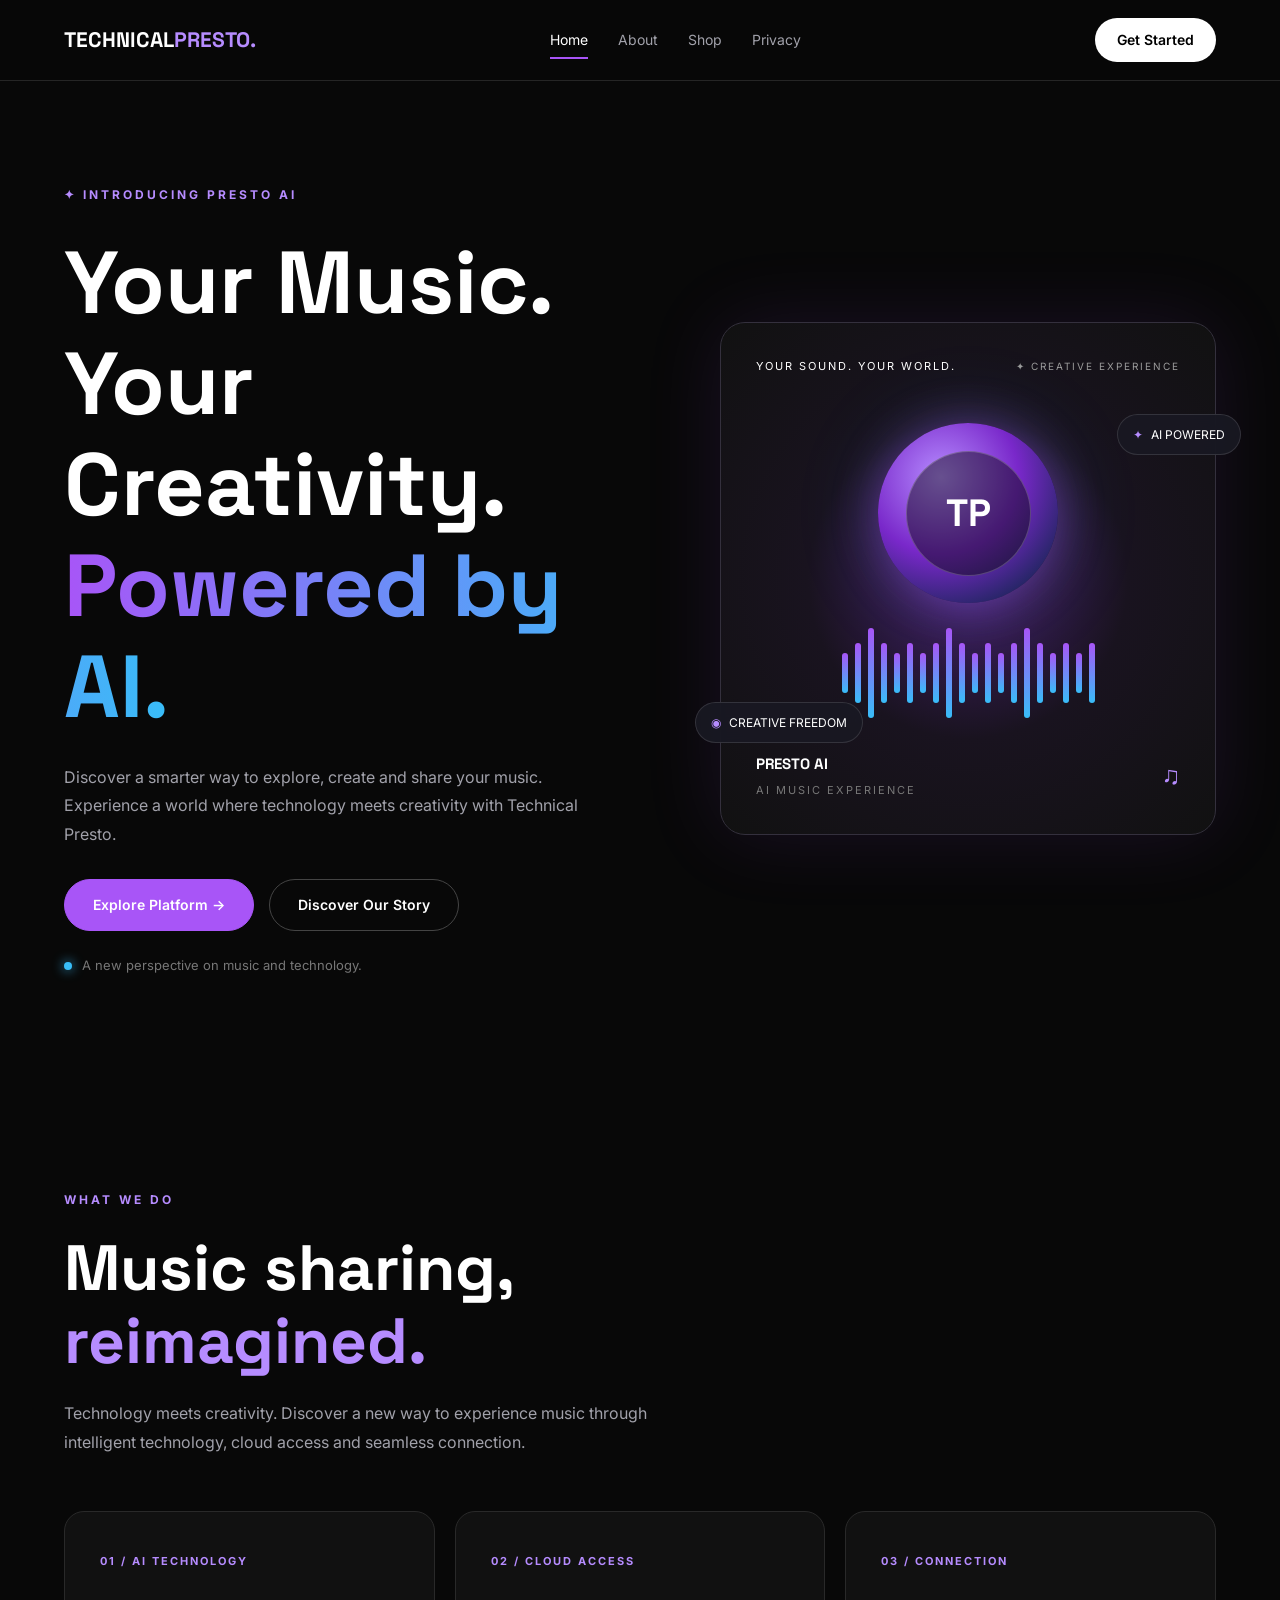
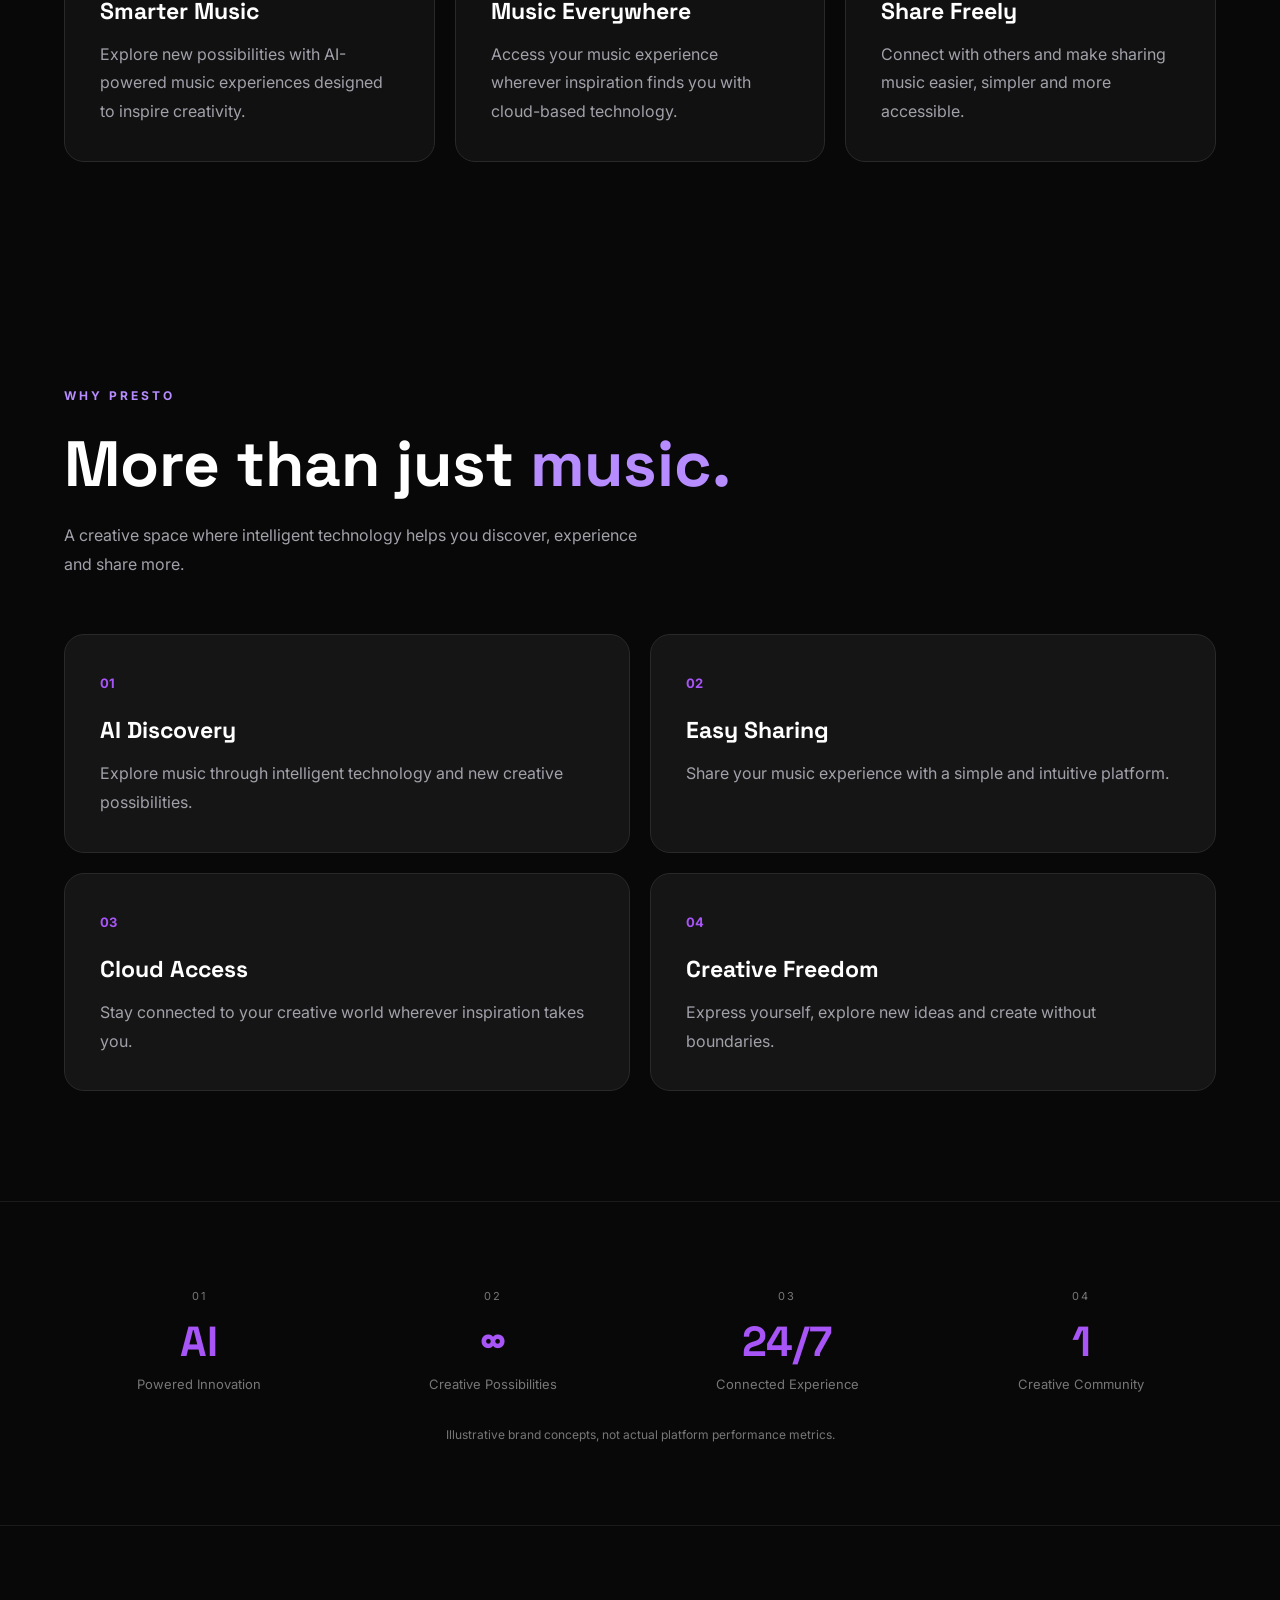
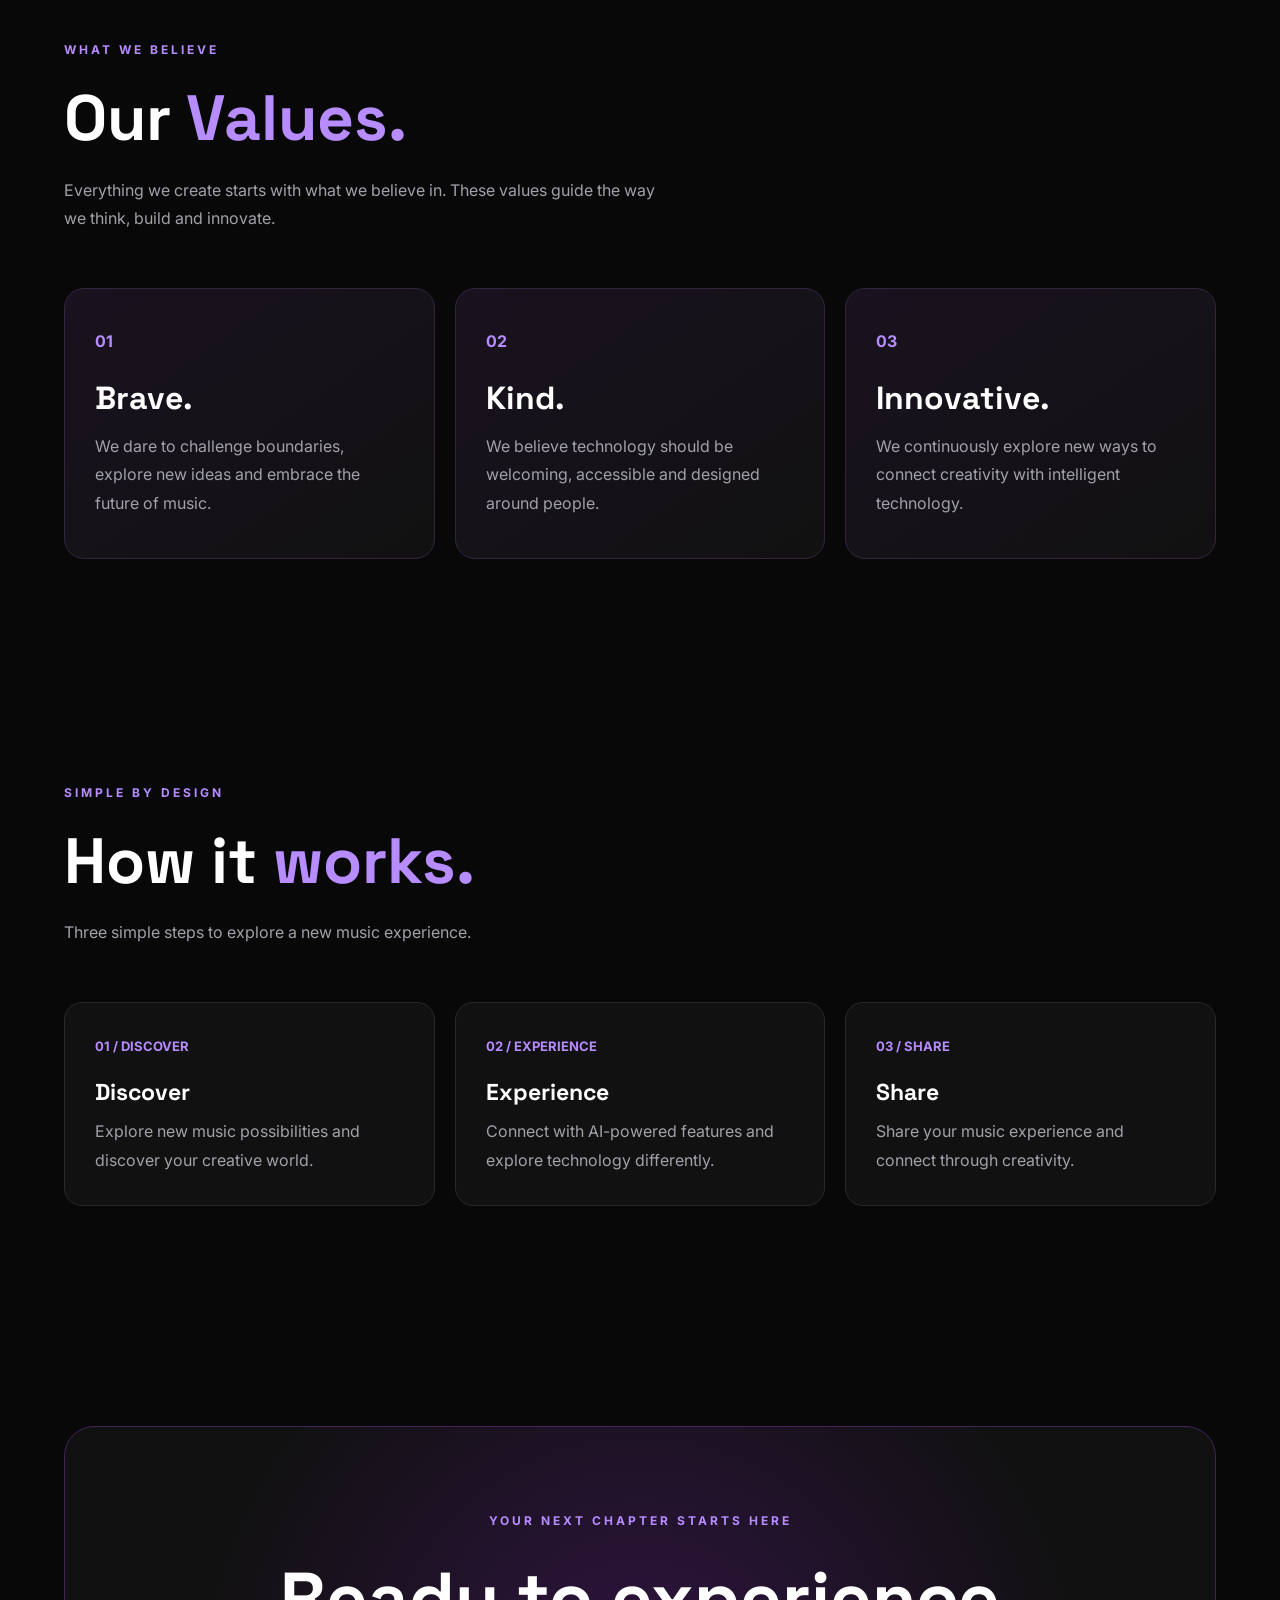
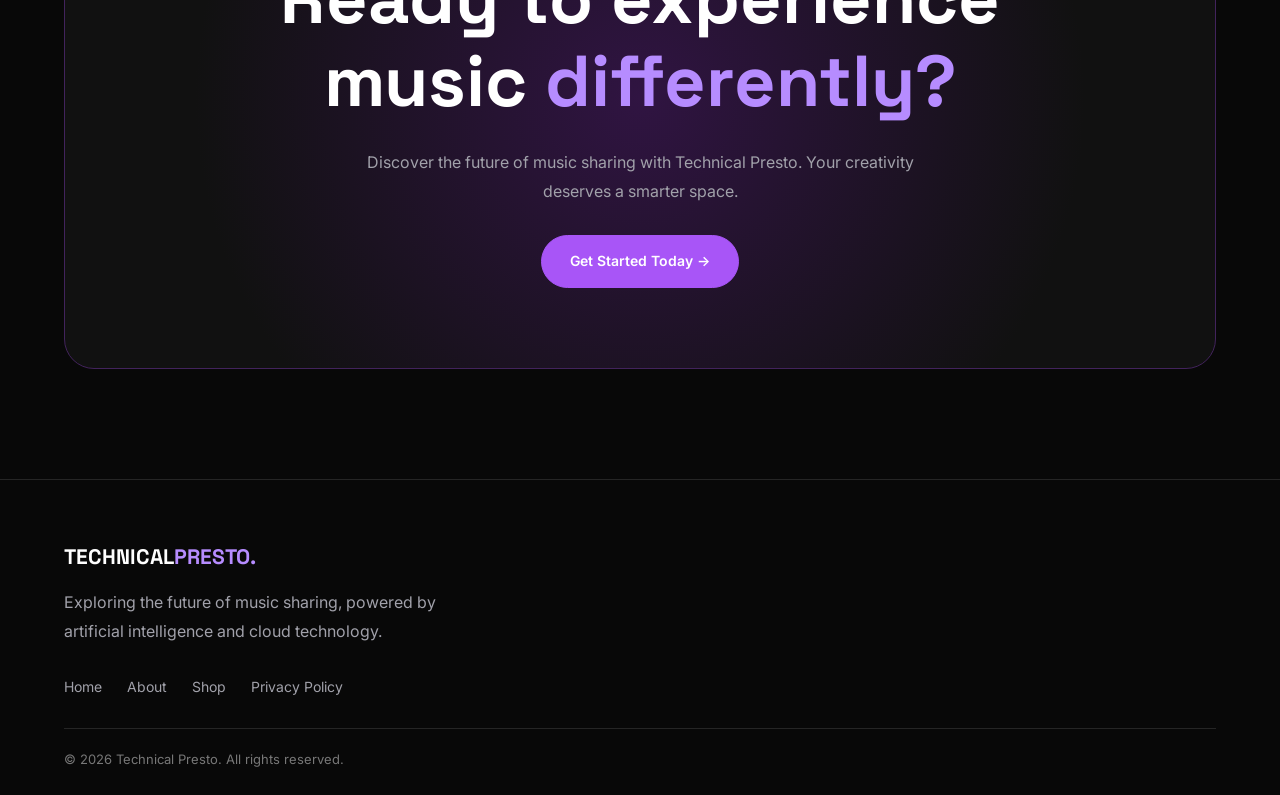
<file: index.html>
<!DOCTYPE html>
<html lang="en">

<head>
    <!-- BASIC META -->
    <meta charset="UTF-8">
    <meta name="viewport" content="width=device-width, initial-scale=1.0">

    <title>Technical Presto | Discover Music Differently</title>

    <meta
        name="description"
        content="Discover a new way to explore, experience and share music with Technical Presto. An AI-powered music platform concept built for creative minds."
    >

    <meta
        name="keywords"
        content="Technical Presto, AI music, music sharing, music technology, artificial intelligence, creative platform"
    >

    <meta name="author" content="Technical Presto">
    <meta name="theme-color" content="#080808">

    <!-- OPEN GRAPH -->
    <meta property="og:title" content="Technical Presto | Discover Music Differently">

    <meta
        property="og:description"
        content="Your music. Your creativity. Powered by AI. Discover a new perspective on music and technology."
    >

    <meta property="og:type" content="website">

    <meta property="og:site_name" content="Technical Presto">
    <meta property="og:locale" content="en_US">

    <!-- GOOGLE FONTS -->
    <link rel="preconnect" href="https://fonts.googleapis.com">
    <link rel="preconnect" href="https://fonts.gstatic.com" crossorigin>

    <link
        href="https://fonts.googleapis.com/css2?family=Inter:wght@400;500;600;700&family=Space+Grotesk:wght@400;500;600;700&display=swap"
        rel="stylesheet"
    >

    <!-- CSS -->
    <link rel="stylesheet" href="css/style.css">
</head>

<body>

    <!-- NAVIGATION -->
    <header id="navbar"></header>

    <main>

        <!-- =================================
             HERO SECTION
        ================================== -->

        <section class="hero">

            <div class="container hero-content">

                <!-- HERO TEXT -->
                <div class="hero-text">

                    <span class="eyebrow">
                        ✦ INTRODUCING PRESTO AI
                    </span>

                    <h1>
                        Your Music.
                        <br>
                        Your Creativity.
                        <br>
                        <span>Powered by AI.</span>
                    </h1>

                    <p>
                        Discover a smarter way to explore,
                        create and share your music.

                        Experience a world where technology
                        meets creativity with Technical Presto.
                    </p>

                    <div class="hero-buttons">

                        <a href="shop.html" class="btn-primary">
                            Explore Platform →
                        </a>

                        <a href="about.html" class="btn-secondary">
                            Discover Our Story
                        </a>

                    </div>

                    <div class="hero-note">

                        <span class="hero-note-dot" aria-hidden="true"></span>

                        <p>
                            A new perspective on music and technology.
                        </p>

                    </div>

                </div>

                <!-- HERO VISUAL -->
                <div
                class="hero-visual"
                role="img"
                aria-label="Technical Presto visual concept featuring an animated music orb, waveform and creative technology elements"
                >

                    <div class="music-card">

                        <div class="music-card-top">

                            <span>YOUR SOUND. YOUR WORLD.</span>

                            <span class="music-status">
                                ✦ CREATIVE EXPERIENCE
                            </span>

                        </div>

                        <div class="music-visual-center">

                            <div class="music-orb">

                                <div class="music-orb-inner">
                                    <span>TP</span>
                                </div>

                            </div>

                        </div>

                        <div class="waveform" aria-hidden="true">

                            <i></i><i></i><i></i><i></i>
                            <i></i><i></i><i></i><i></i>
                            <i></i><i></i><i></i><i></i>
                            <i></i><i></i><i></i><i></i>
                            <i></i><i></i><i></i><i></i>

                        </div>

                        <div class="music-card-bottom">

                            <div>

                                <strong>PRESTO AI</strong>

                                <p>AI MUSIC EXPERIENCE</p>

                            </div>

                            <span class="music-card-icon" aria-hidden="true">
                                ♫
                            </span>

                        </div>

                    </div>

                    <div class="floating-label floating-label-one">
                        <span aria-hidden="true">✦</span>
                        AI POWERED
                    </div>

                    <div class="floating-label floating-label-two">
                        <span aria-hidden="true">◉</span>
                        CREATIVE FREEDOM
                    </div>

                </div>

            </div>

        </section>

        <!-- =================================
             PLATFORM INTRODUCTION
        ================================== -->

        <section class="platform section-padding">

            <div class="container">

                <div class="section-heading">

                    <span class="eyebrow">
                        WHAT WE DO
                    </span>

                    <h2>
                        Music sharing,
                        <span>reimagined.</span>
                    </h2>

                    <p>
                        Technology meets creativity.

                        Discover a new way to experience music
                        through intelligent technology,
                        cloud access and seamless connection.
                    </p>

                </div>

                <div class="platform-grid">

                    <article class="platform-card">

                        <span>01 / AI TECHNOLOGY</span>

                        <h3>Smarter Music</h3>

                        <p>
                            Explore new possibilities with
                            AI-powered music experiences
                            designed to inspire creativity.
                        </p>

                    </article>

                    <article class="platform-card">

                        <span>02 / CLOUD ACCESS</span>

                        <h3>Music Everywhere</h3>

                        <p>
                            Access your music experience
                            wherever inspiration finds you
                            with cloud-based technology.
                        </p>

                    </article>

                    <article class="platform-card">

                        <span>03 / CONNECTION</span>

                        <h3>Share Freely</h3>

                        <p>
                            Connect with others and make
                            sharing music easier,
                            simpler and more accessible.
                        </p>

                    </article>

                </div>

            </div>

        </section>

        <!-- =================================
             FEATURES SECTION
        ================================== -->

        <section class="features section-padding">

            <div class="container">

                <div class="section-heading">

                    <span class="eyebrow">
                        WHY PRESTO
                    </span>

                    <h2>
                        More than just
                        <span>music.</span>
                    </h2>

                    <p>
                        A creative space where intelligent
                        technology helps you discover,
                        experience and share more.
                    </p>

                </div>

                <div class="features-grid">

                    <article class="feature-card">

                        <span class="feature-number">01</span>

                        <h3>AI Discovery</h3>

                        <p>
                            Explore music through
                            intelligent technology
                            and new creative possibilities.
                        </p>

                    </article>

                    <article class="feature-card">

                        <span class="feature-number">02</span>

                        <h3>Easy Sharing</h3>

                        <p>
                            Share your music experience
                            with a simple and intuitive
                            platform.
                        </p>

                    </article>

                    <article class="feature-card">

                        <span class="feature-number">03</span>

                        <h3>Cloud Access</h3>

                        <p>
                            Stay connected to your
                            creative world wherever
                            inspiration takes you.
                        </p>

                    </article>

                    <article class="feature-card">

                        <span class="feature-number">04</span>

                        <h3>Creative Freedom</h3>

                        <p>
                            Express yourself, explore
                            new ideas and create
                            without boundaries.
                        </p>

                    </article>

                </div>

            </div>

        </section>

        <!-- =================================
             BRAND STATISTICS
        ================================== -->

        <section class="stats-section">

            <div class="container stats-grid">

                <div class="stat-item">

                    <span>01</span>

                    <h3>AI</h3>

                    <p>Powered Innovation</p>

                </div>

                <div class="stat-item">

                    <span>02</span>

                    <h3>∞</h3>

                    <p>Creative Possibilities</p>

                </div>

                <div class="stat-item">

                    <span>03</span>

                    <h3>24/7</h3>

                    <p>Connected Experience</p>

                </div>

                <div class="stat-item">

                    <span>04</span>

                    <h3>1</h3>

                    <p>Creative Community</p>

                </div>

            </div>

            <p class="stats-note">
                Illustrative brand concepts, not actual platform performance metrics.
            </p>

        </section>

        <!-- =================================
             OUR VALUES
        ================================== -->

        <section class="values section-padding">

            <div class="container">

                <div class="section-heading">

                    <span class="eyebrow">
                        WHAT WE BELIEVE
                    </span>

                    <h2>
                        Our
                        <span>Values.</span>
                    </h2>

                    <p>
                        Everything we create starts with
                        what we believe in.

                        These values guide the way
                        we think, build and innovate.
                    </p>

                </div>

                <div class="values-grid">

                    <article class="value-card">

                        <span>01</span>

                        <h3>Brave.</h3>

                        <p>
                            We dare to challenge boundaries,
                            explore new ideas and embrace
                            the future of music.
                        </p>

                    </article>

                    <article class="value-card">

                        <span>02</span>

                        <h3>Kind.</h3>

                        <p>
                            We believe technology should be
                            welcoming, accessible and
                            designed around people.
                        </p>

                    </article>

                    <article class="value-card">

                        <span>03</span>

                        <h3>Innovative.</h3>

                        <p>
                            We continuously explore new ways
                            to connect creativity with
                            intelligent technology.
                        </p>

                    </article>

                </div>

            </div>

        </section>

        <!-- =================================
             HOW IT WORKS
        ================================== -->

        <section class="how-it-works section-padding">

            <div class="container">

                <div class="section-heading">

                    <span class="eyebrow">
                        SIMPLE BY DESIGN
                    </span>

                    <h2>
                        How it
                        <span>works.</span>
                    </h2>

                    <p>
                        Three simple steps to explore
                        a new music experience.
                    </p>

                </div>

                <div class="steps-grid">

                    <article class="step-card">

                        <span>01 / DISCOVER</span>

                        <h3>Discover</h3>

                        <p>
                            Explore new music possibilities
                            and discover your creative world.
                        </p>

                    </article>

                    <article class="step-card">

                        <span>02 / EXPERIENCE</span>

                        <h3>Experience</h3>

                        <p>
                            Connect with AI-powered features
                            and explore technology differently.
                        </p>

                    </article>

                    <article class="step-card">

                        <span>03 / SHARE</span>

                        <h3>Share</h3>

                        <p>
                            Share your music experience
                            and connect through creativity.
                        </p>

                    </article>

                </div>

            </div>

        </section>

        <!-- =================================
             FINAL CALL TO ACTION
        ================================== -->

        <section class="final-cta section-padding">

            <div class="container cta-content">

                <span class="eyebrow">
                    YOUR NEXT CHAPTER STARTS HERE
                </span>

                <h2>
                    Ready to experience
                    <br>
                    music
                    <span>differently?</span>
                </h2>

                <p>
                    Discover the future of music sharing
                    with Technical Presto.

                    Your creativity deserves a smarter space.
                </p>

                <a href="shop.html" class="btn-primary">
                    Get Started Today →
                </a>

            </div>

        </section>

    </main>

    <!-- FOOTER -->
    <footer id="footer"></footer>

    <!-- JAVASCRIPT -->
    <script src="js/script.js"></script>

</body>
</html>
</file>
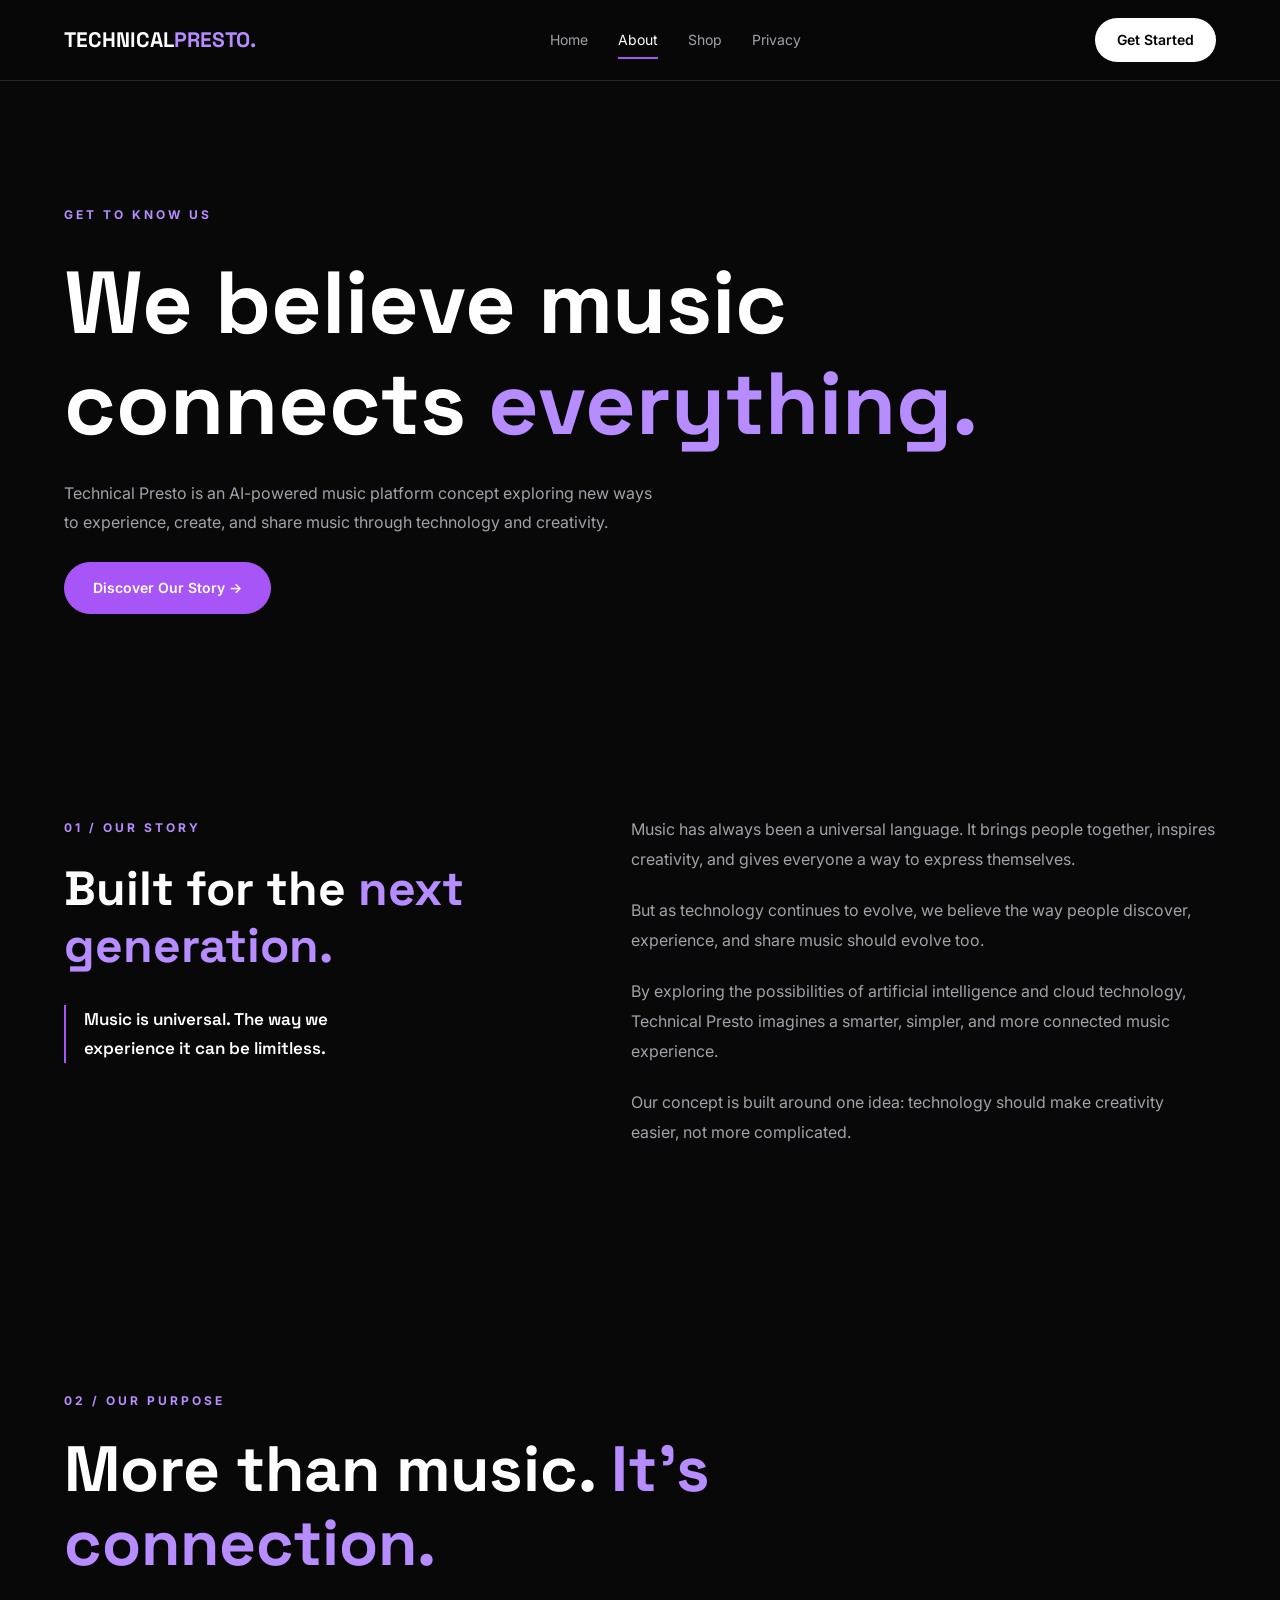
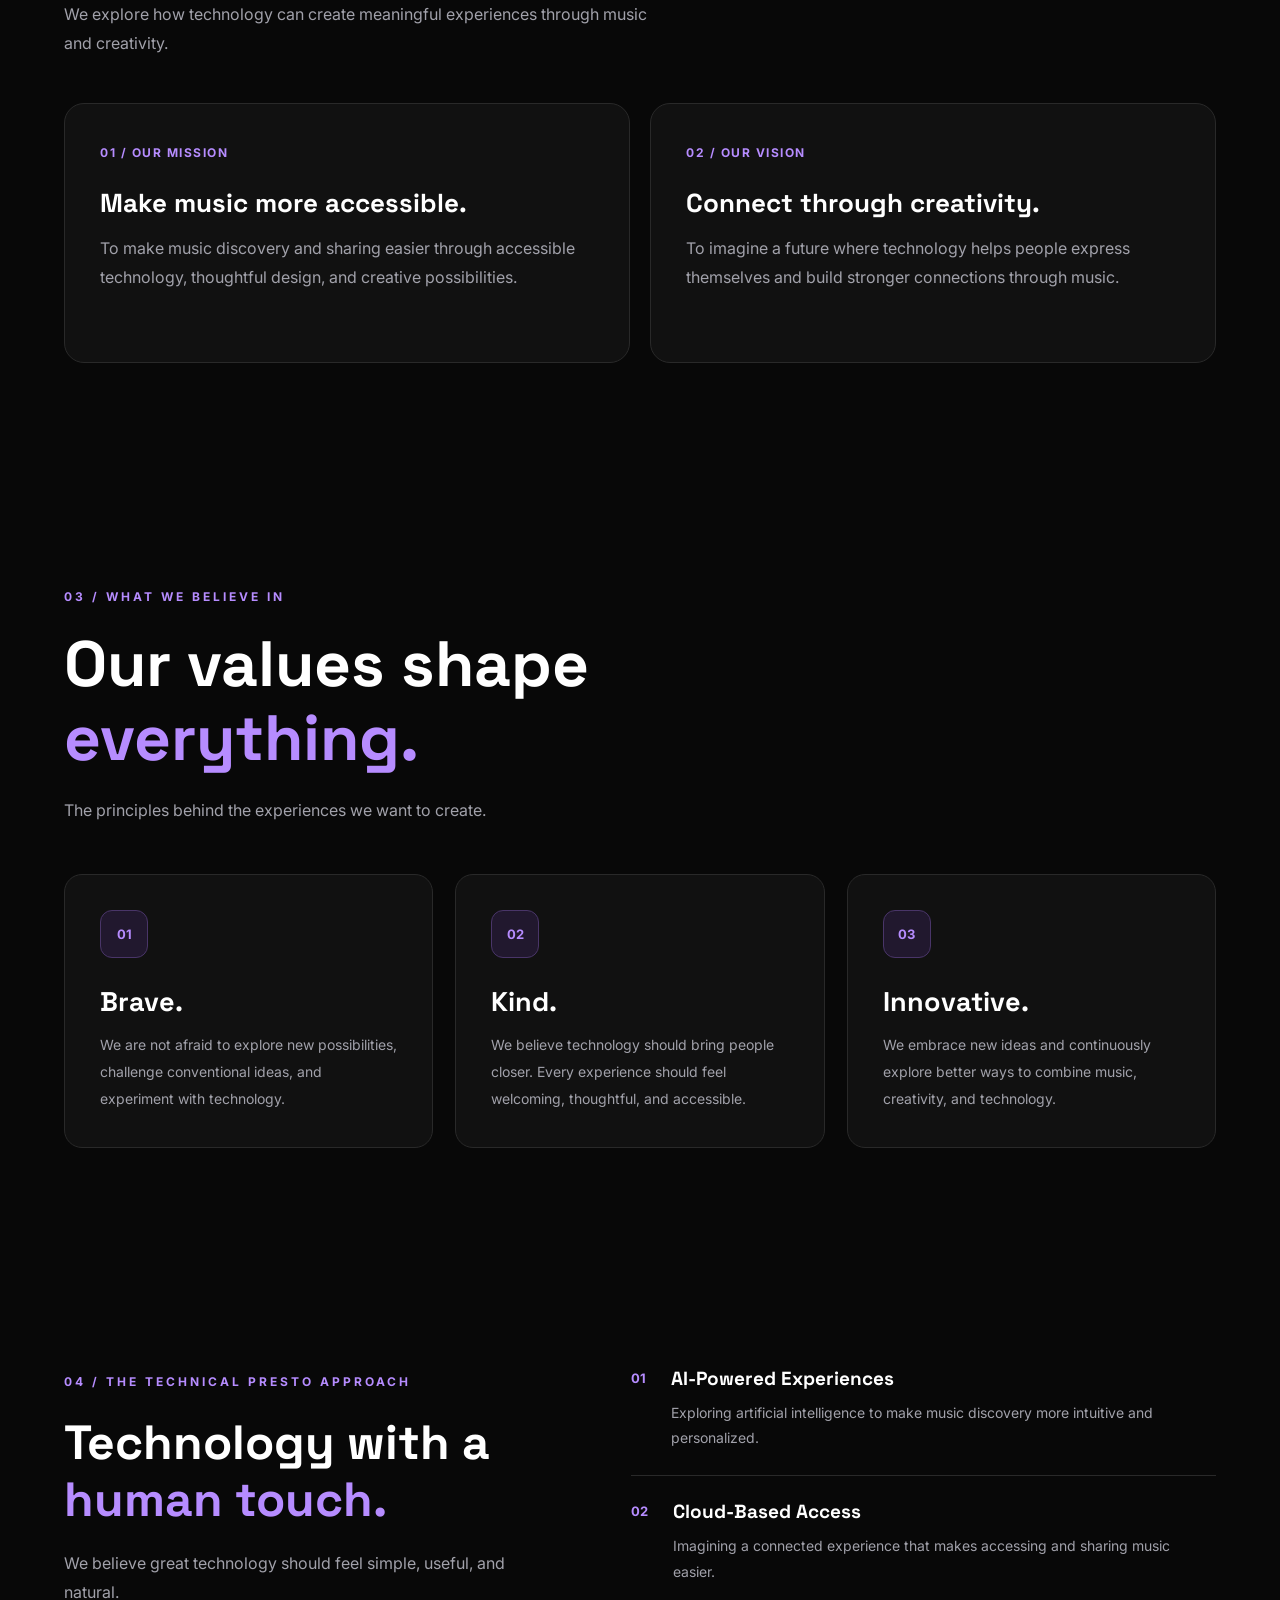
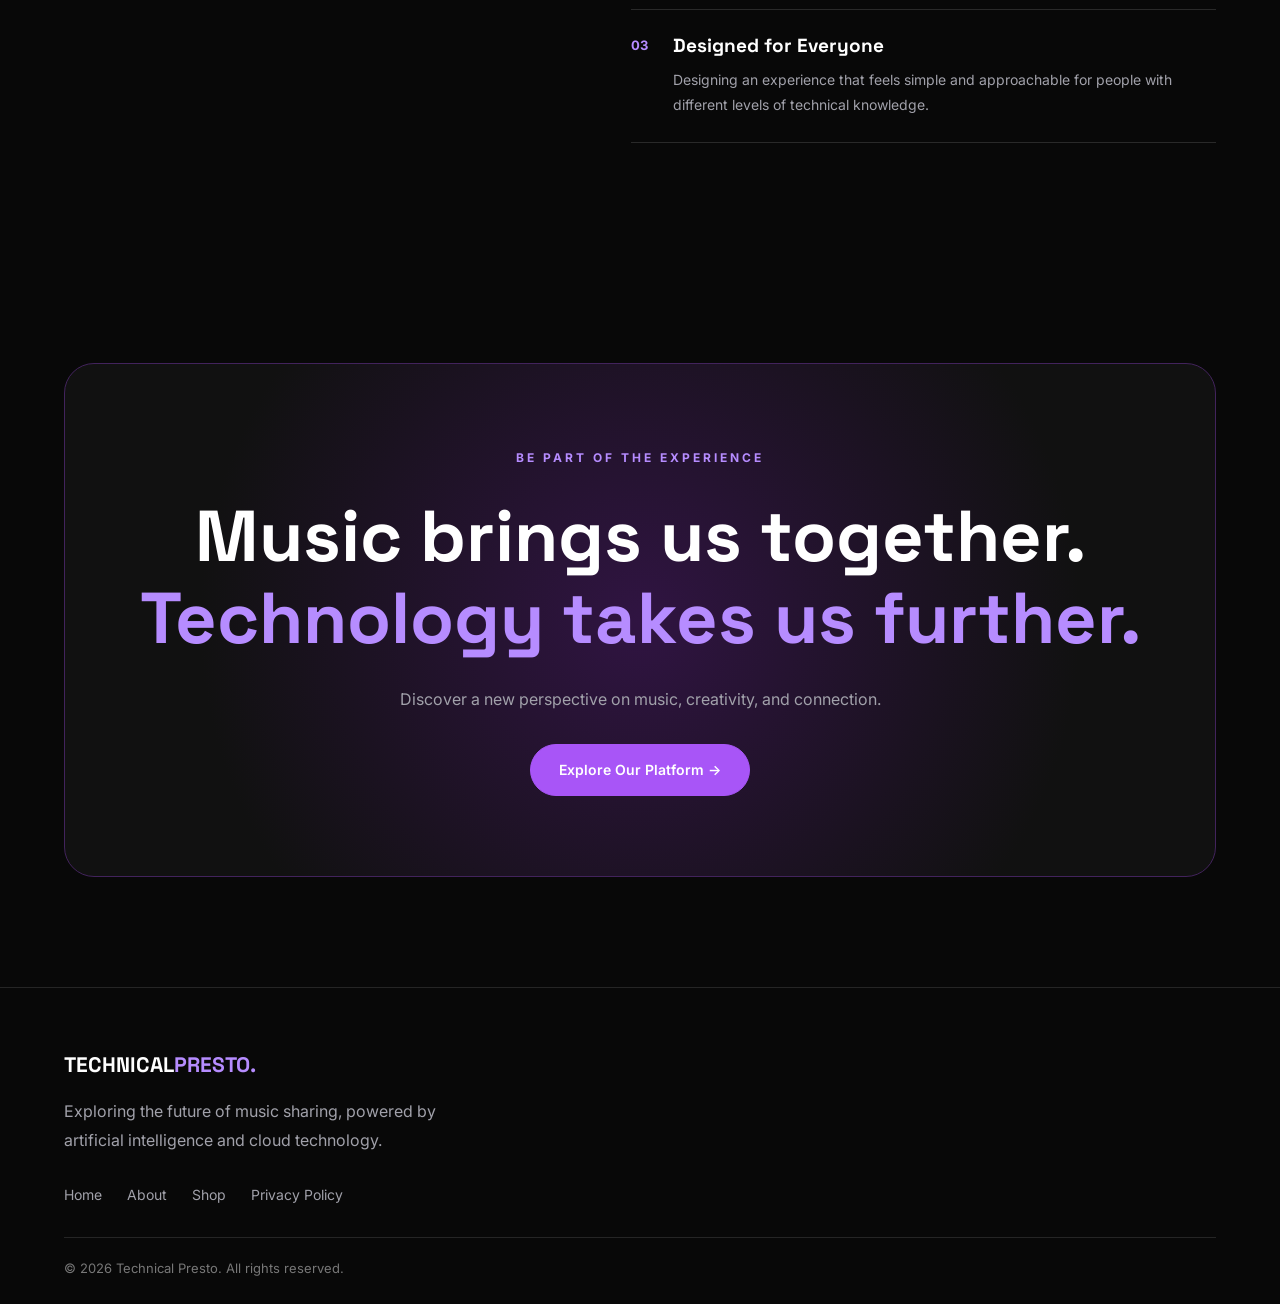
<file: about.html>
<!DOCTYPE html>
<html lang="en">

<head>
    <meta charset="UTF-8">
    <meta name="viewport" content="width=device-width, initial-scale=1.0">

    <title>About Us | Technical Presto</title>

    <meta
        name="description"
        content="Discover the story, mission, vision, and values behind Technical Presto, an AI-powered music platform concept."
    >

    <meta
        name="keywords"
        content="Technical Presto, about us, AI music platform, music technology, music sharing"
    >

    <meta name="author" content="Technical Presto">
    <meta name="theme-color" content="#080808">

    <!-- Open Graph -->
    <meta property="og:title" content="About Us | Technical Presto">
    <meta
        property="og:description"
        content="Discover how Technical Presto brings music, creativity, and technology together."
    >
    <meta property="og:type" content="website">
    <meta property="og:site_name" content="Technical Presto">
    <meta property="og:locale" content="en_US">

    <!-- Google Fonts -->
    <link rel="preconnect" href="https://fonts.googleapis.com">
    <link rel="preconnect" href="https://fonts.gstatic.com" crossorigin>

    <link
        href="https://fonts.googleapis.com/css2?family=Inter:wght@400;500;600;700&family=Space+Grotesk:wght@400;500;600;700&display=swap"
        rel="stylesheet"
    >

    <!-- CSS -->
    <link rel="stylesheet" href="css/style.css">

</head>

<body>

    <!-- NAVIGATION -->
    <header id="navbar"></header>


    <main>

        <!-- ABOUT HERO -->
        <section class="page-hero section-padding">

            <div class="container">

                <span class="eyebrow">
                    GET TO KNOW US
                </span>

                <h1>
                    We believe music<br>
                    connects <span>everything.</span>
                </h1>

                <p>
                    Technical Presto is an AI-powered music
                    platform concept exploring new ways
                    to experience, create, and share music
                    through technology and creativity.
                </p>

                <a href="#our-story" class="btn-primary">
                    Discover Our Story →
                </a>

            </div>

        </section>


        <!-- OUR STORY -->
        <section
        class="story section-padding"
        id="our-story"
        aria-labelledby="story-title"
        >

            <div class="container story-grid">

                <div class="story-heading">

                    <span class="eyebrow">
                        01 / OUR STORY
                    </span>

                    <h2 id="story-title">
                        Built for the
                        <span>next generation.</span>
                    </h2>

                    <p class="story-highlight">
                        Music is universal.
                        The way we experience it can be limitless.
                    </p>

                </div>


                <div class="story-description">

                    <p>
                        Music has always been a universal
                        language. It brings people together,
                        inspires creativity, and gives
                        everyone a way to express themselves.
                    </p>

                    <p>
                        But as technology continues to evolve,
                        we believe the way people discover,
                        experience, and share music should
                        evolve too.
                    </p>

                    <p>
                        By exploring the possibilities of
                        artificial intelligence and cloud
                        technology, Technical Presto imagines
                        a smarter, simpler, and more connected
                        music experience.
                    </p>

                    <p>
                        Our concept is built around one idea:
                        technology should make creativity
                        easier, not more complicated.
                    </p>

                </div>

            </div>

        </section>


        <!-- MISSION & VISION -->
        <section class="mission section-padding">

            <div class="container">

                <div class="section-heading">

                    <span class="eyebrow">
                        02 / OUR PURPOSE
                    </span>

                    <h2>
                        More than music.
                        <span>It's connection.</span>
                    </h2>

                    <p>
                        We explore how technology can
                        create meaningful experiences
                        through music and creativity.
                    </p>

                </div>


                <div class="platform-grid">

                    <article class="platform-card">

                        <span>01 / OUR MISSION</span>

                        <h3>
                            Make music more accessible.
                        </h3>

                        <p>
                            To make music discovery and
                            sharing easier through accessible
                            technology, thoughtful design,
                            and creative possibilities.
                        </p>

                    </article>


                    <article class="platform-card">

                        <span>02 / OUR VISION</span>

                        <h3>
                            Connect through creativity.
                        </h3>

                        <p>
                            To imagine a future where
                            technology helps people express
                            themselves and build stronger
                            connections through music.
                        </p>

                    </article>

                </div>

            </div>

        </section>


        <!-- OUR VALUES -->
        <section class="about-values section-padding">

            <div class="container">

                <div class="section-heading">

                    <span class="eyebrow">
                        03 / WHAT WE BELIEVE IN
                    </span>

                    <h2>
                        Our values shape
                        <span>everything.</span>
                    </h2>

                    <p>
                        The principles behind the
                        experiences we want to create.
                    </p>

                </div>


                <div class="about-values-grid">


                    <!-- BRAVE -->
                    <article class="about-value-card">

                        <div class="value-icon">
                            <span>01</span>
                        </div>

                        <h3>Brave.</h3>

                        <p>
                            We are not afraid to explore
                            new possibilities, challenge
                            conventional ideas, and
                            experiment with technology.
                        </p>

                    </article>


                    <!-- KIND -->
                    <article class="about-value-card">

                        <div class="value-icon">
                            <span>02</span>
                        </div>

                        <h3>Kind.</h3>

                        <p>
                            We believe technology should
                            bring people closer. Every
                            experience should feel welcoming,
                            thoughtful, and accessible.
                        </p>

                    </article>


                    <!-- INNOVATIVE -->
                    <article class="about-value-card">

                        <div class="value-icon">
                            <span>03</span>
                        </div>

                        <h3>Innovative.</h3>

                        <p>
                            We embrace new ideas and
                            continuously explore better
                            ways to combine music,
                            creativity, and technology.
                        </p>

                    </article>


                </div>

            </div>

        </section>


        <!-- WHAT MAKES US DIFFERENT -->
        <section class="about-difference section-padding">

            <div class="container difference-grid">

                <div class="difference-heading">

                    <span class="eyebrow">
                        04 / THE TECHNICAL PRESTO APPROACH
                    </span>

                    <h2>
                        Technology
                        with a <span>human touch.</span>
                    </h2>

                    <p>
                        We believe great technology
                        should feel simple, useful,
                        and natural.
                    </p>

                </div>


                <div class="difference-list">

                    <article class="difference-item">

                        <span>01</span>

                        <div>

                            <h3>AI-Powered Experiences</h3>

                            <p>
                                Exploring artificial
                                intelligence to make
                                music discovery more
                                intuitive and personalized.
                            </p>

                        </div>

                    </article>


                    <article class="difference-item">

                        <span>02</span>

                        <div>

                            <h3>Cloud-Based Access</h3>

                            <p>
                                Imagining a connected
                                experience that makes
                                accessing and sharing
                                music easier.
                            </p>

                        </div>

                    </article>


                    <article class="difference-item">

                        <span>03</span>

                        <div>

                            <h3>Designed for Everyone</h3>

                            <p>
                                Designing an experience
                                that feels simple and approachable
                                for people with different
                                levels of technical knowledge.
                            </p>

                        </div>

                    </article>

                </div>

            </div>

        </section>


        <!-- FINAL CTA -->
        <section class="final-cta section-padding">

            <div class="container cta-content">

                <span class="eyebrow">
                    BE PART OF THE EXPERIENCE
                </span>

                <h2>
                    Music brings us together.
                    <span>Technology takes us further.</span>
                </h2>

                <p>
                    Discover a new perspective on
                    music, creativity, and connection.
                </p>

                <a href="shop.html" class="btn-primary">
                    Explore Our Platform →
                </a>

            </div>

        </section>

    </main>


    <!-- FOOTER -->
    <footer id="footer"></footer>


    <!-- JAVASCRIPT -->
    <script src="js/script.js"></script>

</body>

</html>
</file>
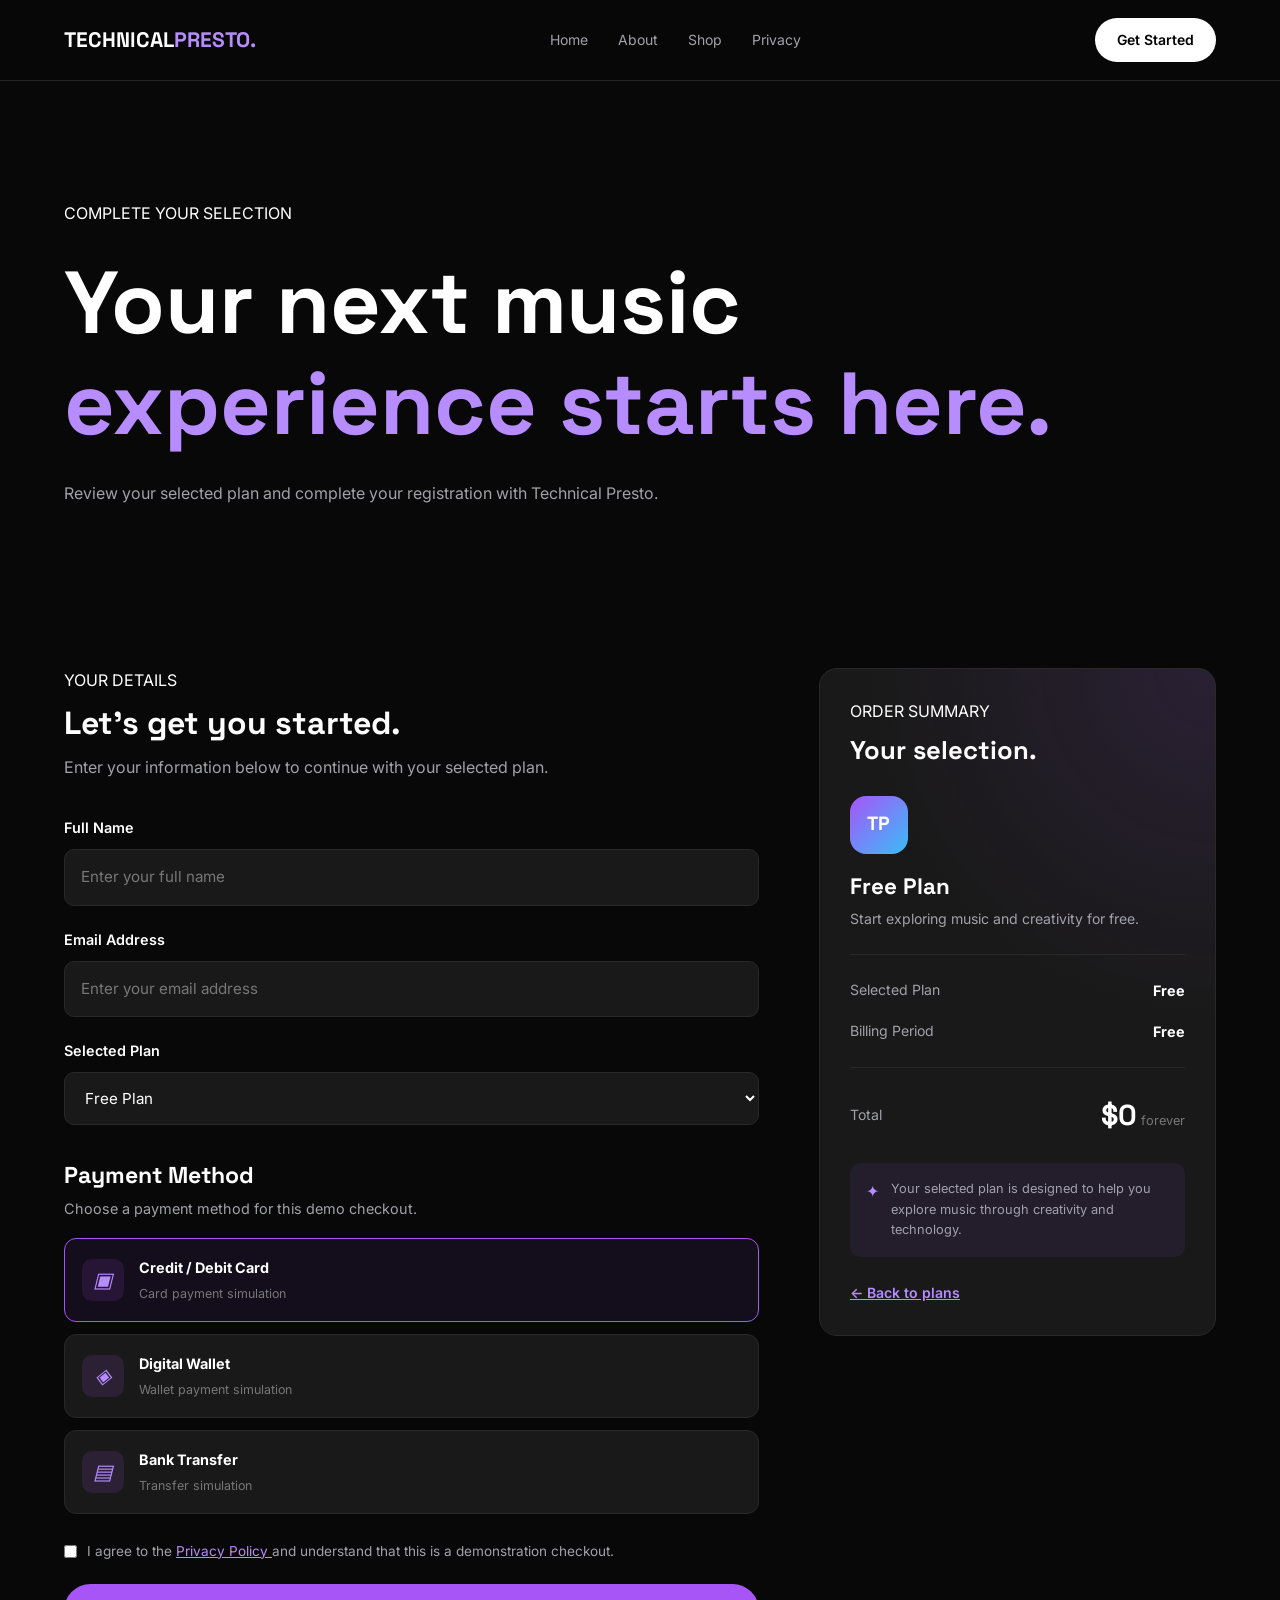
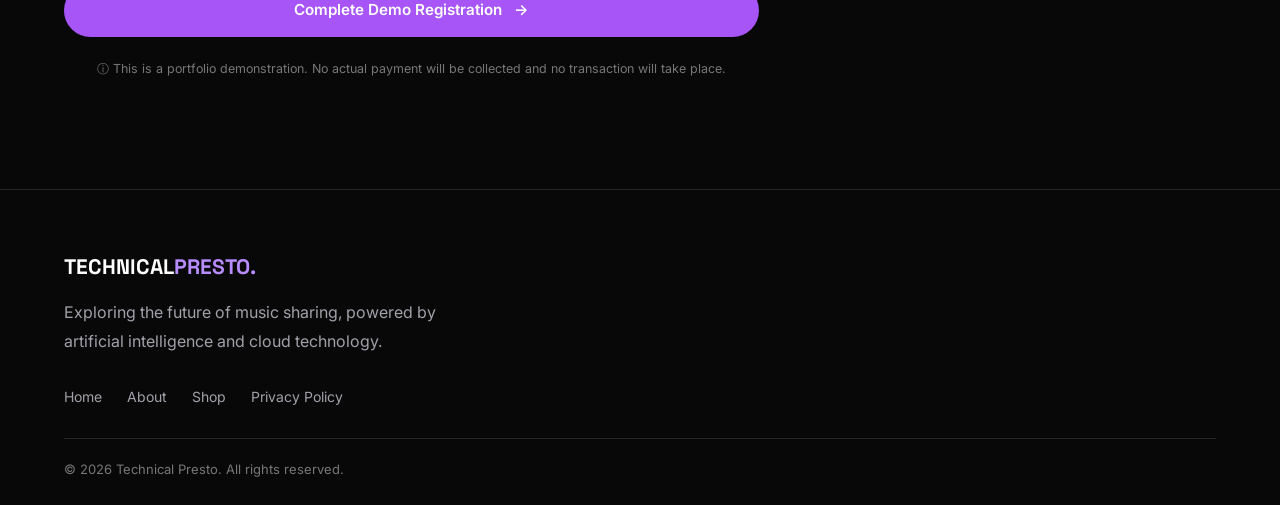
<file: checkout.html>
<!DOCTYPE html>
<html lang="en">

<head>

    <meta charset="UTF-8">

    <meta name="viewport" content="width=device-width, initial-scale=1.0">

    <meta
        name="description"
        content="Complete your Technical Presto plan selection and explore a new way to experience music."
    >

    <meta name="author" content="Technical Presto">

    <meta name="theme-color" content="#080808">
    <meta property="og:title" content="Checkout | Technical Presto">

    <meta
    property="og:description"
    content="Review your selected Technical Presto plan and complete your demo registration."
    >

    <meta property="og:type" content="website">

    <meta property="og:site_name" content="Technical Presto">

    <meta property="og:locale" content="en_US">

    <title>Checkout | Technical Presto</title>

    <!-- GOOGLE FONTS -->

    <link rel="preconnect" href="https://fonts.googleapis.com">

    <link rel="preconnect" href="https://fonts.gstatic.com" crossorigin>

    <link
        href="https://fonts.googleapis.com/css2?family=Inter:wght@400;500;600;700;800&family=Space+Grotesk:wght@400;500;600;700&display=swap"
        rel="stylesheet"
    >

    <!-- MAIN CSS -->

    <link rel="stylesheet" href="css/style.css">

</head>


<body>


    <!-- NAVIGATION -->

    <header id="navbar"></header>


    <!-- MAIN CONTENT -->

    <main>


        <!-- PAGE HERO -->

        <section class="page-hero">

            <div class="container">

                <span class="section-label">
                    COMPLETE YOUR SELECTION
                </span>

                <h1>
                    Your next music
                    <span class="text-gradient">experience starts here.</span>
                </h1>

                <p>
                    Review your selected plan and complete
                    your registration with Technical Presto.
                </p>

            </div>

        </section>



        <!-- CHECKOUT SECTION -->

        <section
        class="checkout-section section-padding"
        aria-labelledby="checkout-title"
        >

            <div class="container">

                <div class="checkout-layout">


                    <!-- CHECKOUT FORM -->

                    <div class="checkout-form-wrapper">

                        <div class="checkout-heading">
                            <span class="section-label">YOUR DETAILS</span>

                            <h2 id="checkout-title">
                                Let's get you started.
                            </h2>

                            <p>
                                Enter your information below
                                to continue with your selected plan.
                            </p>

                        </div>


                        <form
                            id="checkout-form"
                            class="checkout-form"
                        >


                            <!-- CUSTOMER INFORMATION -->

                            <div class="form-group">

                                <label for="customer-name">
                                    Full Name
                                </label>

                                <input
                                    type="text"
                                    id="customer-name"
                                    name="name"
                                    placeholder="Enter your full name"
                                    autocomplete="name"
                                    required
                                >

                            </div>


                            <div class="form-group">

                                <label for="customer-email">
                                    Email Address
                                </label>

                                <input
                                    type="email"
                                    id="customer-email"
                                    name="email"
                                    placeholder="Enter your email address"
                                    autocomplete="email"
                                    required
                                >

                            </div>



                            <!-- SELECTED PLAN -->

                            <div class="form-group">

                                <label for="selected-plan">
                                    Selected Plan
                                </label>

                                <select
                                    id="selected-plan"
                                    name="plan"
                                    required
                                >

                                    <option value="Free">
                                        Free Plan
                                    </option>

                                    <option value="Creator">
                                        Creator Plan
                                    </option>

                                    <option value="Pro">
                                        Pro Plan
                                    </option>

                                </select>

                            </div>



                            <!-- PAYMENT METHOD -->

                            <div class="payment-method-section">

                                <h3>
                                    Payment Method
                                </h3>

                                <p>
                                    Choose a payment method
                                    for this demo checkout.
                                </p>


                                <div
                                class="payment-options"
                                role="group"
                                aria-label="Choose a demo payment method"
                                >


                                    <label class="payment-option">

                                        <input
                                            type="radio"
                                            name="payment"
                                            value="Credit / Debit Card"
                                            checked
                                        >

                                        <span class="payment-option-content">

                                            <span class="payment-icon">
                                                <i>▣</i>
                                            </span>

                                            <span>
                                                <strong>
                                                    Credit / Debit Card
                                                </strong>

                                                <small>
                                                    Card payment simulation
                                                </small>
                                            </span>

                                        </span>

                                    </label>



                                    <label class="payment-option">

                                        <input
                                            type="radio"
                                            name="payment"
                                            value="Digital Wallet"
                                        >

                                        <span class="payment-option-content">

                                            <span class="payment-icon">
                                                <i>◈</i>
                                            </span>

                                            <span>
                                                <strong>
                                                    Digital Wallet
                                                </strong>

                                                <small>
                                                    Wallet payment simulation
                                                </small>
                                            </span>

                                        </span>

                                    </label>



                                    <label class="payment-option">

                                        <input
                                            type="radio"
                                            name="payment"
                                            value="Bank Transfer"
                                        >

                                        <span class="payment-option-content">

                                            <span class="payment-icon">
                                                <i>▤</i>
                                            </span>

                                            <span>
                                                <strong>
                                                    Bank Transfer
                                                </strong>

                                                <small>
                                                    Transfer simulation
                                                </small>
                                            </span>

                                        </span>

                                    </label>


                                </div>

                            </div>



                            <!-- TERMS -->

                            <div class="checkout-terms">

                                <label>

                                    <input
                                        type="checkbox"
                                        id="agree-terms"
                                        name="agree-terms"
                                        required
                                    >

                                    <span>
                                        I agree to the
                                        <a href="privacy.html">
                                            Privacy Policy
                                        </a>
                                        and understand that this
                                        is a demonstration checkout.
                                    </span>

                                </label>

                            </div>



                            <!-- SUBMIT -->

                            <button
                                type="submit"
                                class="btn-primary checkout-submit"
                            >

                                Complete Demo Registration

                                <span aria-hidden="true">→</span>

                            </button>


                            <p class="checkout-disclaimer">
                                <span aria-hidden="true">ⓘ</span>
                                This is a portfolio demonstration.
                                No actual payment will be collected
                                and no transaction will take place.
                            </p>


                        </form>

                    </div>



                    <!-- ORDER SUMMARY -->

                    <aside
                    class="order-summary"
                    aria-labelledby="summary-title"
                    >

                        <div class="order-summary-header">
                            <span class="section-label">ORDER SUMMARY</span>

                            <h2 id="summary-title">
                                Your selection.
                            </h2>

                        </div>


                        <div class="summary-plan-icon">
                            TP
                        </div>


                        <h3 id="summary-plan-name">
                            Creator Plan
                        </h3>

                        <p class="summary-description">
                            Your creative journey starts here.
                        </p>


                        <div class="summary-divider"></div>


                        <div class="summary-row">

                            <span>Selected Plan</span>

                            <strong id="summary-plan">
                                Creator
                            </strong>

                        </div>


                        <div class="summary-row">

                            <span>Billing Period</span>

                            <strong id="summary-period">
                                Monthly
                            </strong>

                        </div>


                        <div class="summary-divider"></div>


                        <div class="summary-price">

                            <span>Total</span>

                            <div>

                                <strong id="summary-price">
                                    $4.99
                                </strong>

                                <small id="summary-price-period">
                                    / month
                                </small>

                            </div>

                        </div>


                        <div class="summary-note">

                            <span aria-hidden="true">✦</span>

                            <p>
                                Your selected plan is designed
                                to help you explore music
                                through creativity and technology.
                            </p>

                        </div>


                        <a
                            href="shop.html"
                            class="summary-back-link"
                        >
                            ← Back to plans
                        </a>


                    </aside>


                </div>

            </div>

        </section>



        <!-- SUCCESS MESSAGE -->

        <section
            class="checkout-success"
            id="checkout-success"
            hidden
        >

            <div class="checkout-success-content">

                <div class="success-icon">
                    ✓
                </div>

                <span class="section-label">
                    DEMO CHECKOUT COMPLETED
                </span>

                <h2>
                    You're all set!
                </h2>

                <p>
                    Thank you for exploring Technical Presto.
                    Your demo registration has been completed.
                </p>

                <div class="success-order-details">

                    <span>Selected Plan</span>

                    <strong id="success-plan">
                        Creator Plan
                    </strong>

                </div>

                <a
                    href="index.html"
                    class="btn-primary"
                >
                    Back to Home
                </a>

            </div>

        </section>



    </main>


    <!-- FOOTER -->

    <footer id="footer"></footer>


    <!-- MAIN JAVASCRIPT -->

    <script src="js/script.js"></script>


</body>

</html>
</file>
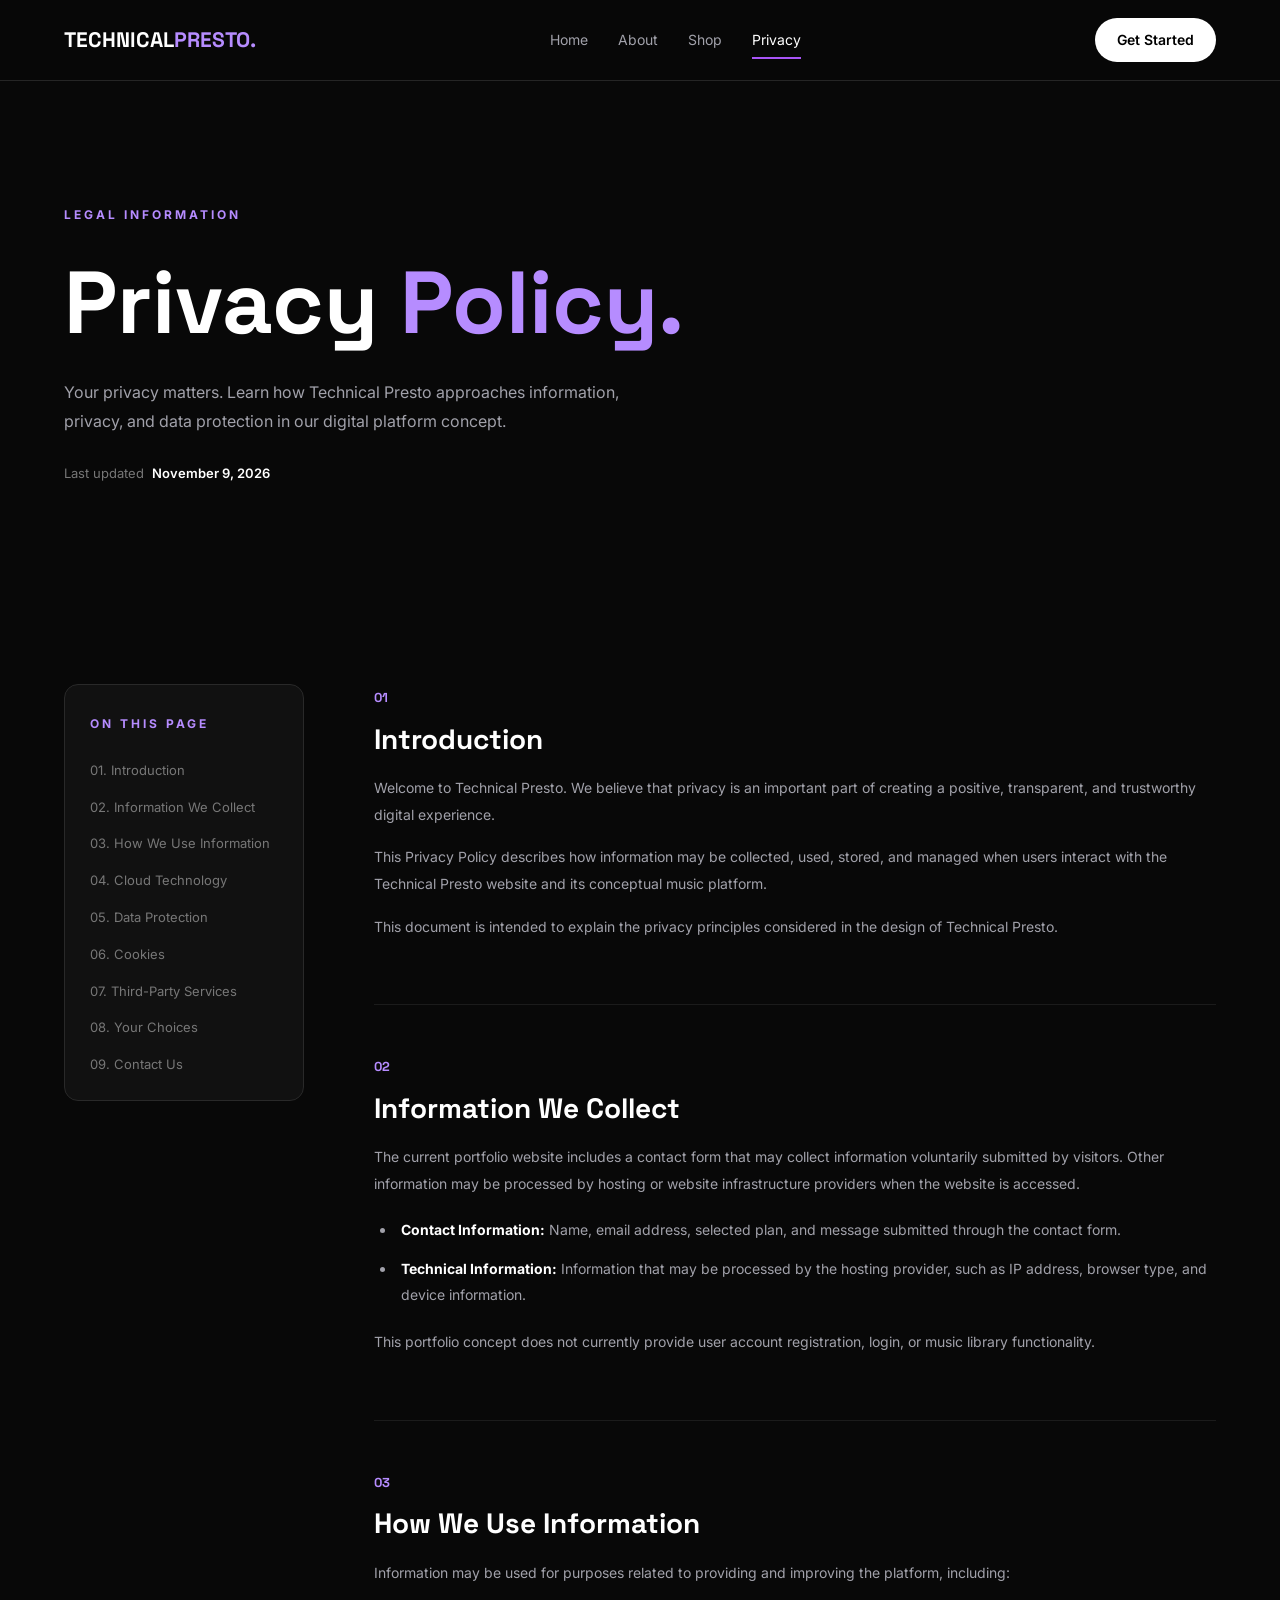
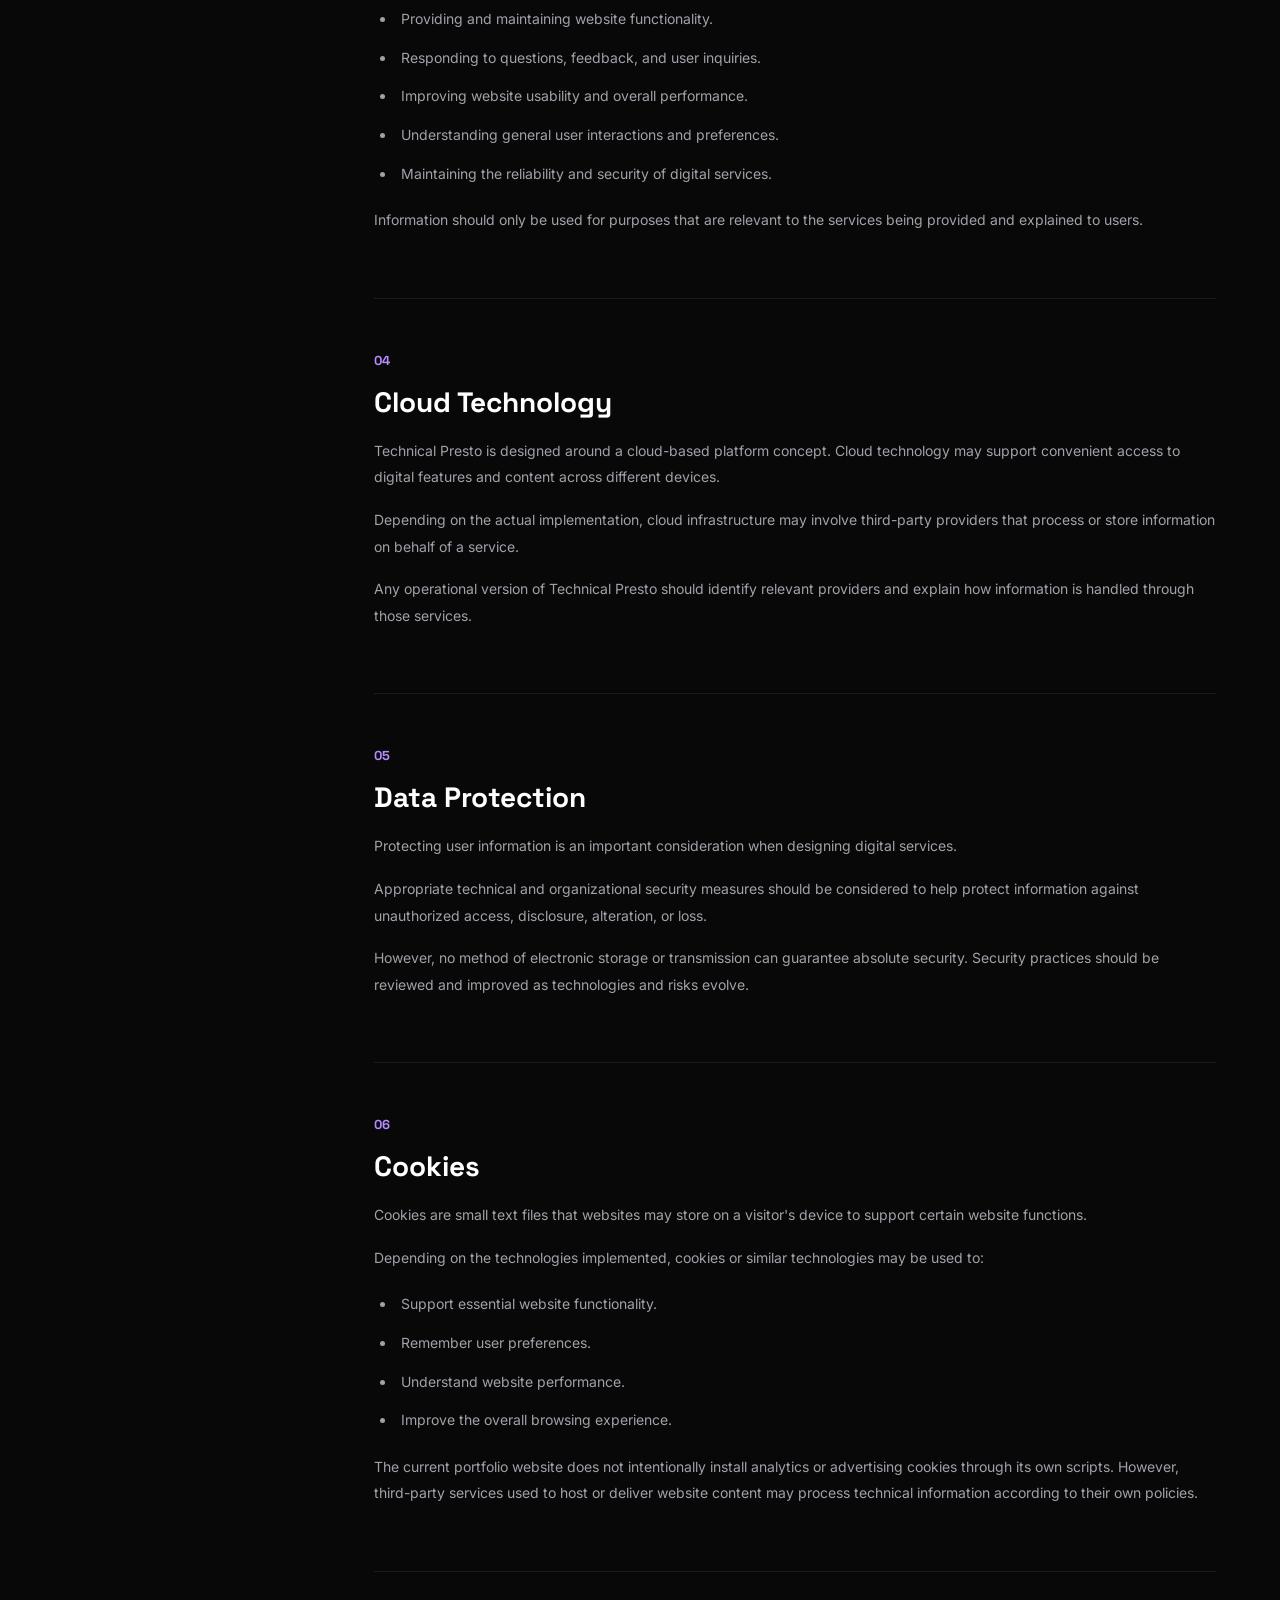
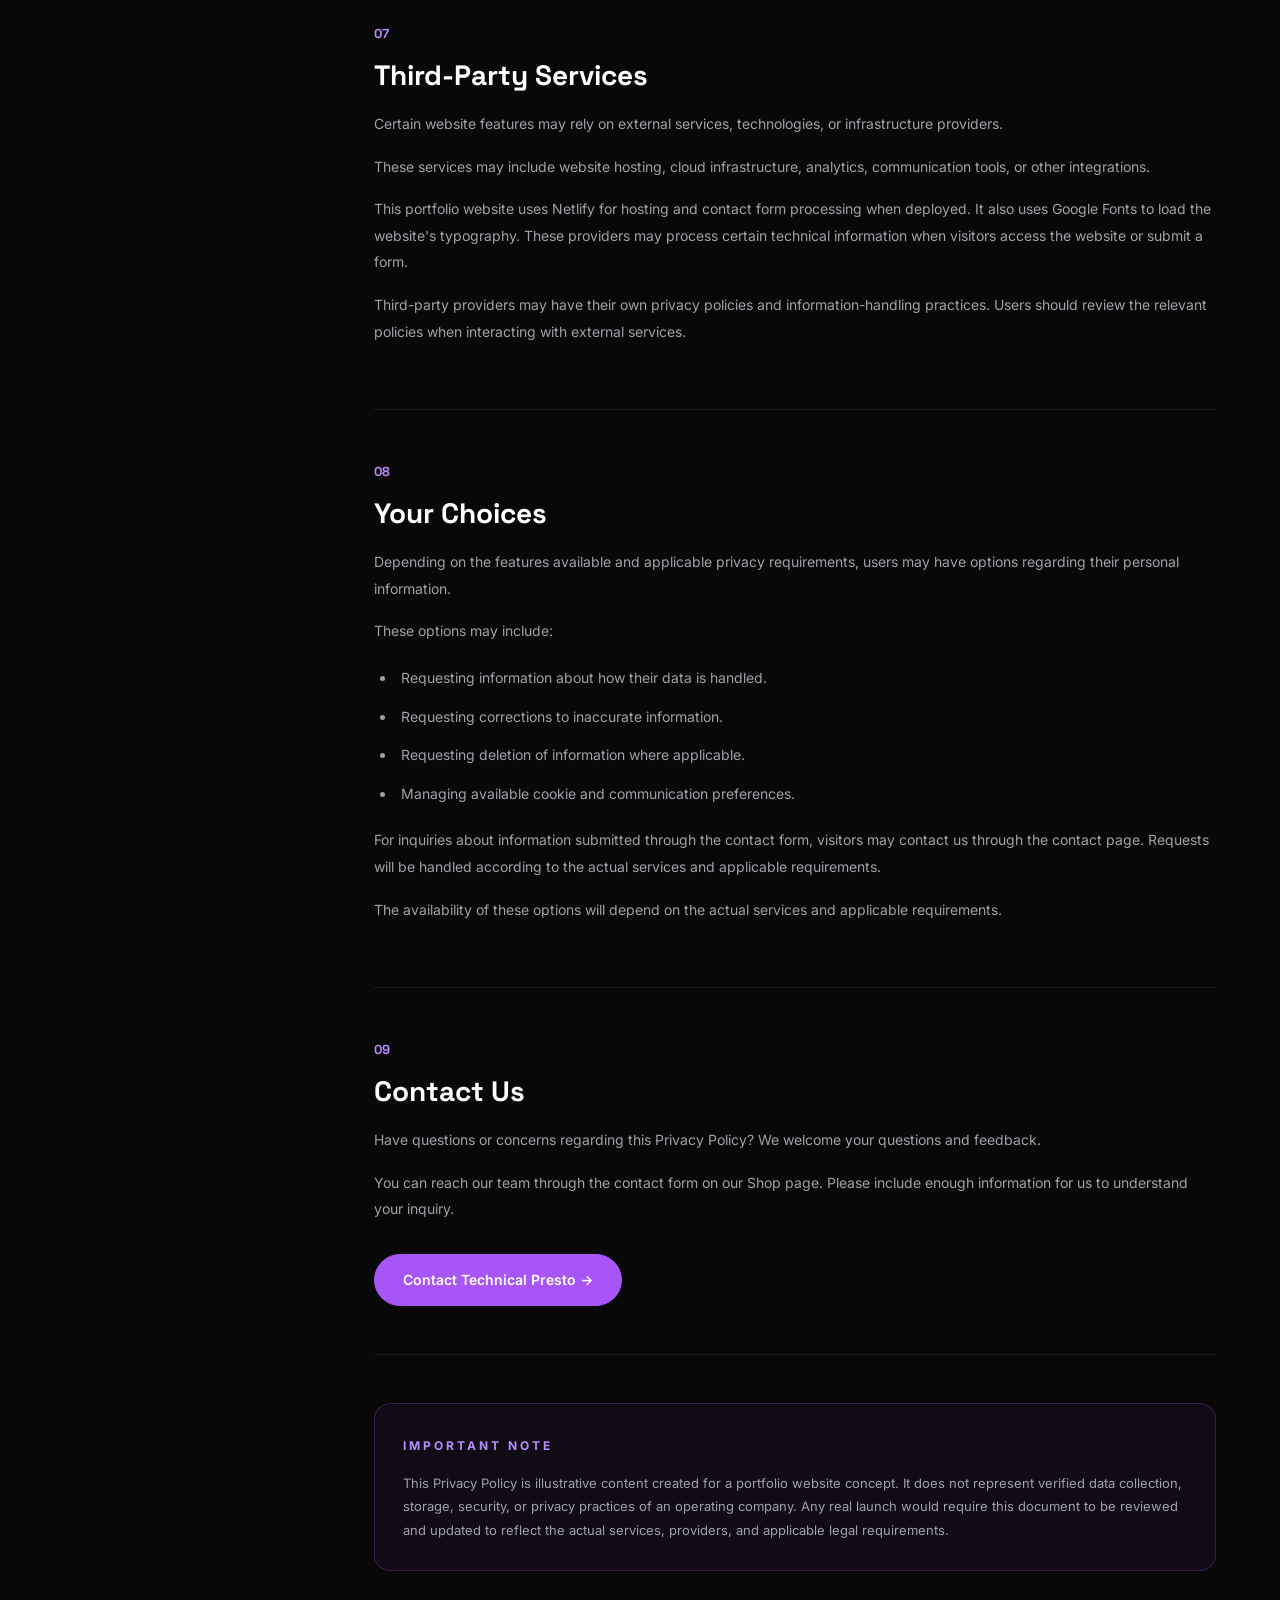
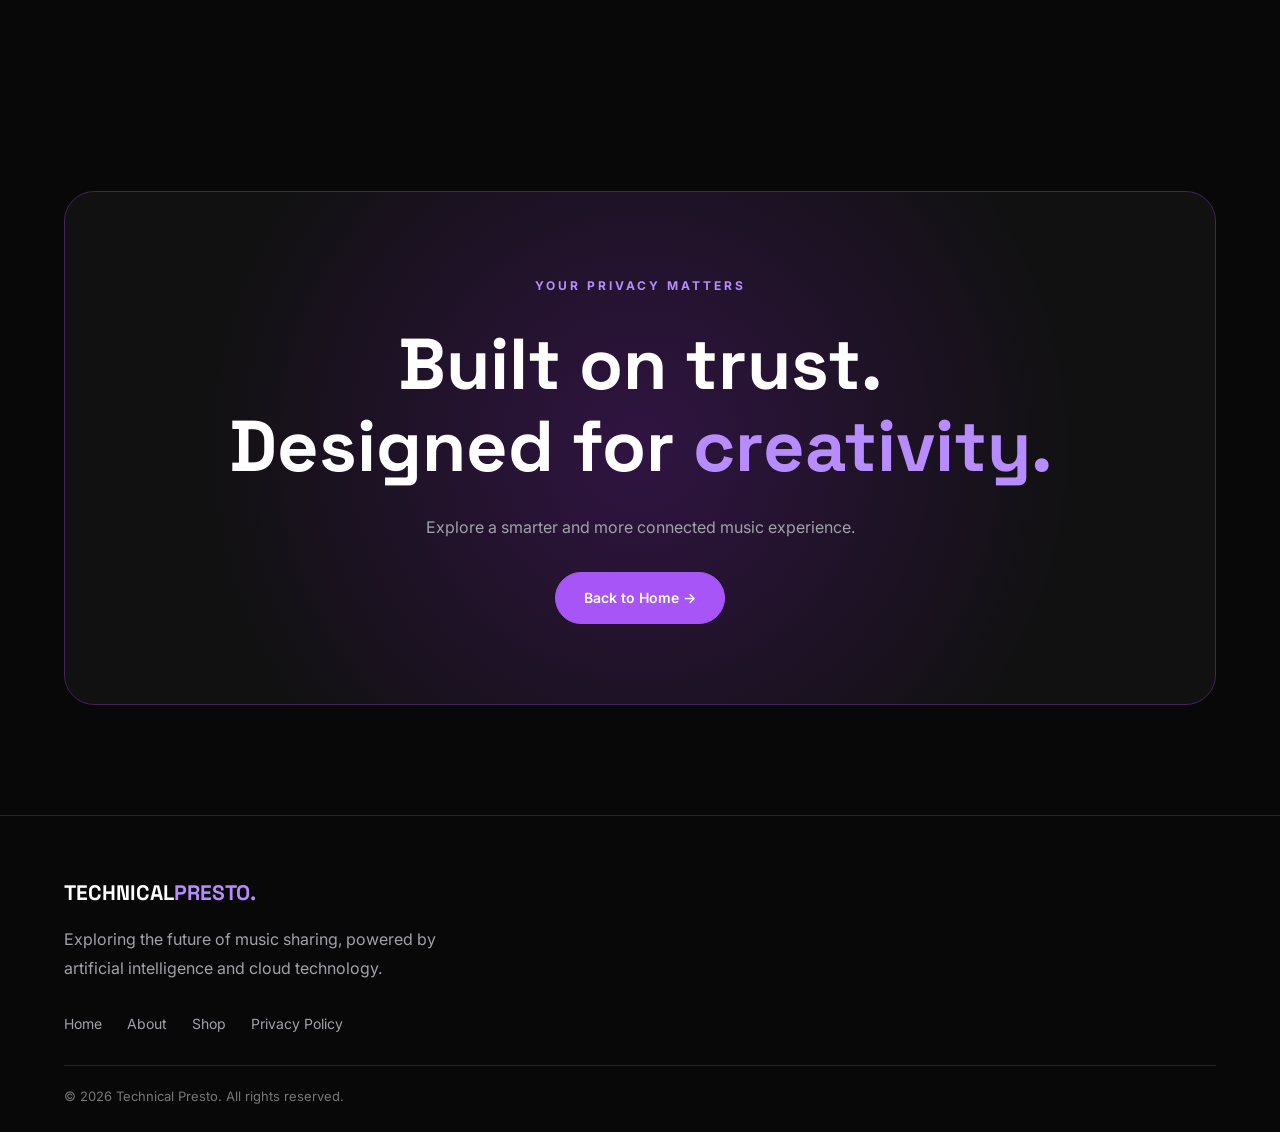
<file: privacy.html>
<!DOCTYPE html>
<html lang="en">

<head>
    <meta charset="UTF-8">
    <meta name="viewport" content="width=device-width, initial-scale=1.0">

    <title>Privacy Policy | Technical Presto</title>

    <meta
        name="description"
        content="Learn how Technical Presto approaches privacy, information handling, data protection, and user information."
    >

    <meta
        name="keywords"
        content="Technical Presto, privacy policy, data protection, information security, music platform"
    >

    <meta name="author" content="Technical Presto">
    <meta name="theme-color" content="#080808">

    <!-- Open Graph -->
    <meta property="og:title" content="Privacy Policy | Technical Presto">
    <meta
        property="og:description"
        content="Learn about Technical Presto's approach to privacy and data protection."
    >
    <meta property="og:type" content="website">
    <meta property="og:site_name" content="Technical Presto">
    <meta property="og:locale" content="en_US">

    <!-- Google Fonts -->
    <link rel="preconnect" href="https://fonts.googleapis.com">
    <link rel="preconnect" href="https://fonts.gstatic.com" crossorigin>

    <link
        href="https://fonts.googleapis.com/css2?family=Inter:wght@400;500;600;700&family=Space+Grotesk:wght@400;500;600;700&display=swap"
        rel="stylesheet"
    >

    <!-- CSS -->
    <link rel="stylesheet" href="css/style.css">

</head>

<body>

    <!-- NAVIGATION -->
    <header id="navbar"></header>


    <main>

        <!-- PRIVACY HERO -->
        <section class="page-hero section-padding">

            <div class="container">

                <span class="eyebrow">
                    LEGAL INFORMATION
                </span>

                <h1>
                    Privacy <span>Policy.</span>
                </h1>

                <p>
                    Your privacy matters.
                    Learn how Technical Presto approaches
                    information, privacy, and data protection
                    in our digital platform concept.
                </p>

                <div class="privacy-meta">

                    <span>Last updated</span>

                    <strong>November 9, 2026</strong>

                </div>

            </div>

        </section>


        <!-- PRIVACY CONTENT -->
        <section
        class="privacy-content section-padding"
        aria-label="Privacy Policy details"
        >

            <div class="container privacy-layout">


                <!-- TABLE OF CONTENTS -->
                <aside class="privacy-sidebar">

                    <span class="eyebrow">
                        ON THIS PAGE
                    </span>

                    <nav aria-label="Privacy policy sections">

                        <a href="#introduction">
                            01. Introduction
                        </a>

                        <a href="#information">
                            02. Information We Collect
                        </a>

                        <a href="#usage">
                            03. How We Use Information
                        </a>

                        <a href="#cloud">
                            04. Cloud Technology
                        </a>

                        <a href="#protection">
                            05. Data Protection
                        </a>

                        <a href="#cookies">
                            06. Cookies
                        </a>

                        <a href="#third-party">
                            07. Third-Party Services
                        </a>

                        <a href="#user-rights">
                            08. Your Choices
                        </a>

                        <a href="#contact">
                            09. Contact Us
                        </a>

                    </nav>

                </aside>


                <!-- POLICY ARTICLES -->
                <div class="privacy-articles">


                    <!-- 01. INTRODUCTION -->
                    <article id="introduction">

                        <span class="privacy-number">01</span>

                        <h2>Introduction</h2>

                        <p>
                            Welcome to Technical Presto.
                            We believe that privacy is an
                            important part of creating a
                            positive, transparent, and
                            trustworthy digital experience.
                        </p>

                        <p>
                            This Privacy Policy describes
                            how information may be collected,
                            used, stored, and managed when
                            users interact with the Technical
                            Presto website and its conceptual
                            music platform.
                        </p>

                        <p>
                            This document is intended to
                            explain the privacy principles
                            considered in the design of
                            Technical Presto.
                        </p>

                    </article>


                    <!-- 02. INFORMATION WE COLLECT -->
                    <article id="information">

                        <span class="privacy-number">02</span>

                        <h2>Information We Collect</h2>

                        <p>
                            The current portfolio website includes a contact
                            form that may collect information voluntarily
                            submitted by visitors. Other information may be
                            processed by hosting or website infrastructure
                            providers when the website is accessed.
                        </p>

                    <ul>
                                
                        <li>
                            <strong>Contact Information:</strong>
                            Name, email address, selected plan, and
                            message submitted through the contact form.
                        </li>

                        <li>
                            <strong>Technical Information:</strong>
                            Information that may be processed by the
                            hosting provider, such as IP address,
                            browser type, and device information.
                        </li>

                    </ul>

                    <p>
                        This portfolio concept does not currently
                        provide user account registration, login,
                        or music library functionality.
                    </p>

                    </article>


                    <!-- 03. HOW WE USE INFORMATION -->
                    <article id="usage">

                        <span class="privacy-number">03</span>

                        <h2>How We Use Information</h2>

                        <p>
                            Information may be used for
                            purposes related to providing
                            and improving the platform,
                            including:
                        </p>

                        <ul>

                            <li>
                                Providing and maintaining
                                website functionality.
                            </li>

                            <li>
                                Responding to questions,
                                feedback, and user inquiries.
                            </li>

                            <li>
                                Improving website usability
                                and overall performance.
                            </li>

                            <li>
                                Understanding general user
                                interactions and preferences.
                            </li>

                            <li>
                                Maintaining the reliability
                                and security of digital services.
                            </li>

                        </ul>

                        <p>
                            Information should only be used
                            for purposes that are relevant
                            to the services being provided
                            and explained to users.
                        </p>

                    </article>


                    <!-- 04. CLOUD TECHNOLOGY -->
                    <article id="cloud">

                        <span class="privacy-number">04</span>

                        <h2>Cloud Technology</h2>

                        <p>
                            Technical Presto is designed
                            around a cloud-based platform
                            concept. Cloud technology may
                            support convenient access to
                            digital features and content
                            across different devices.
                        </p>

                        <p>
                            Depending on the actual
                            implementation, cloud
                            infrastructure may involve
                            third-party providers that
                            process or store information
                            on behalf of a service.
                        </p>

                        <p>
                            Any operational version of
                            Technical Presto should identify
                            relevant providers and explain
                            how information is handled
                            through those services.
                        </p>

                    </article>


                    <!-- 05. DATA PROTECTION -->
                    <article id="protection">

                        <span class="privacy-number">05</span>

                        <h2>Data Protection</h2>

                        <p>
                            Protecting user information
                            is an important consideration
                            when designing digital services.
                        </p>

                        <p>
                            Appropriate technical and
                            organizational security measures
                            should be considered to help
                            protect information against
                            unauthorized access, disclosure,
                            alteration, or loss.
                        </p>

                        <p>
                            However, no method of electronic
                            storage or transmission can
                            guarantee absolute security.
                            Security practices should be
                            reviewed and improved as
                            technologies and risks evolve.
                        </p>

                    </article>


                    <!-- 06. COOKIES -->
                    <article id="cookies">

                        <span class="privacy-number">06</span>

                        <h2>Cookies</h2>

                        <p>
                            Cookies are small text files
                            that websites may store on a
                            visitor's device to support
                            certain website functions.
                        </p>

                        <p>
                            Depending on the technologies
                            implemented, cookies or similar
                            technologies may be used to:
                        </p>

                        <ul>

                            <li>
                                Support essential website
                                functionality.
                            </li>

                            <li>
                                Remember user preferences.
                            </li>

                            <li>
                                Understand website performance.
                            </li>

                            <li>
                                Improve the overall browsing
                                experience.
                            </li>

                        </ul>

                        <p>
                            The current portfolio website does not intentionally
                            install analytics or advertising cookies through
                            its own scripts. However, third-party services
                            used to host or deliver website content may
                            process technical information according to
                            their own policies.
                        </p>

                    </article>


                    <!-- 07. THIRD-PARTY SERVICES -->
                    <article id="third-party">

                        <span class="privacy-number">07</span>

                        <h2>Third-Party Services</h2>

                        <p>
                            Certain website features may
                            rely on external services,
                            technologies, or infrastructure
                            providers.
                        </p>

                        <p>
                            These services may include
                            website hosting, cloud
                            infrastructure, analytics,
                            communication tools, or
                            other integrations.
                        </p>

                        <p>
                            This portfolio website uses Netlify for hosting
                            and contact form processing when deployed.
                            It also uses Google Fonts to load the website's
                            typography. These providers may process certain
                            technical information when visitors access
                            the website or submit a form.
                        </p>

                        <p>
                            Third-party providers may have
                            their own privacy policies and
                            information-handling practices.
                            Users should review the relevant
                            policies when interacting with
                            external services.
                        </p>

                    </article>


                    <!-- 08. USER CHOICES -->
                    <article id="user-rights">

                        <span class="privacy-number">08</span>

                        <h2>Your Choices</h2>

                        <p>
                            Depending on the features
                            available and applicable
                            privacy requirements, users
                            may have options regarding
                            their personal information.
                        </p>

                        <p>
                            These options may include:
                        </p>

                        <ul>

                            <li>
                                Requesting information about
                                how their data is handled.
                            </li>

                            <li>
                                Requesting corrections to
                                inaccurate information.
                            </li>

                            <li>
                                Requesting deletion of
                                information where applicable.
                            </li>

                            <li>
                                Managing available cookie
                                and communication preferences.
                            </li>

                        </ul>

                        <p>
                            For inquiries about information submitted through
                            the contact form, visitors may contact us through
                            the contact page. Requests will be handled according
                            to the actual services and applicable requirements.
                        </p>

                        <p>
                            The availability of these options
                            will depend on the actual services
                            and applicable requirements.
                        </p>

                    </article>


                    <!-- 09. CONTACT -->
                    <article id="contact">

                        <span class="privacy-number">09</span>

                        <h2>Contact Us</h2>

                        <p>
                            Have questions or concerns
                            regarding this Privacy Policy?
                            We welcome your questions
                            and feedback.
                        </p>

                        <p>
                            You can reach our team through
                            the contact form on our Shop page.
                            Please include enough information
                            for us to understand your inquiry.
                        </p>

                        <a href="shop.html#contact" class="btn-primary">
                            Contact Technical Presto →
                        </a>

                    </article>


                    <!-- DISCLAIMER -->
                    <div class="privacy-disclaimer">

                        <span class="eyebrow">
                            IMPORTANT NOTE
                        </span>

                        <p>
                            This Privacy Policy is illustrative
                            content created for a portfolio
                            website concept. It does not
                            represent verified data collection,
                            storage, security, or privacy
                            practices of an operating company.
                            Any real launch would require this
                            document to be reviewed and updated
                            to reflect the actual services,
                            providers, and applicable legal
                            requirements.
                        </p>

                    </div>


                </div>

            </div>

        </section>


        <!-- FINAL CTA -->
        <section class="final-cta section-padding">

            <div class="container cta-content">

                <span class="eyebrow">
                    YOUR PRIVACY MATTERS
                </span>

                <h2>
                    Built on trust.<br>
                    Designed for <span>creativity.</span>
                </h2>

                <p>
                    Explore a smarter and more
                    connected music experience.
                </p>

                <a href="index.html" class="btn-primary">
                    Back to Home →
                </a>

            </div>

        </section>

    </main>


    <!-- FOOTER -->
    <footer id="footer"></footer>


    <!-- JAVASCRIPT -->
    <script src="js/script.js"></script>

</body>

</html>
</file>
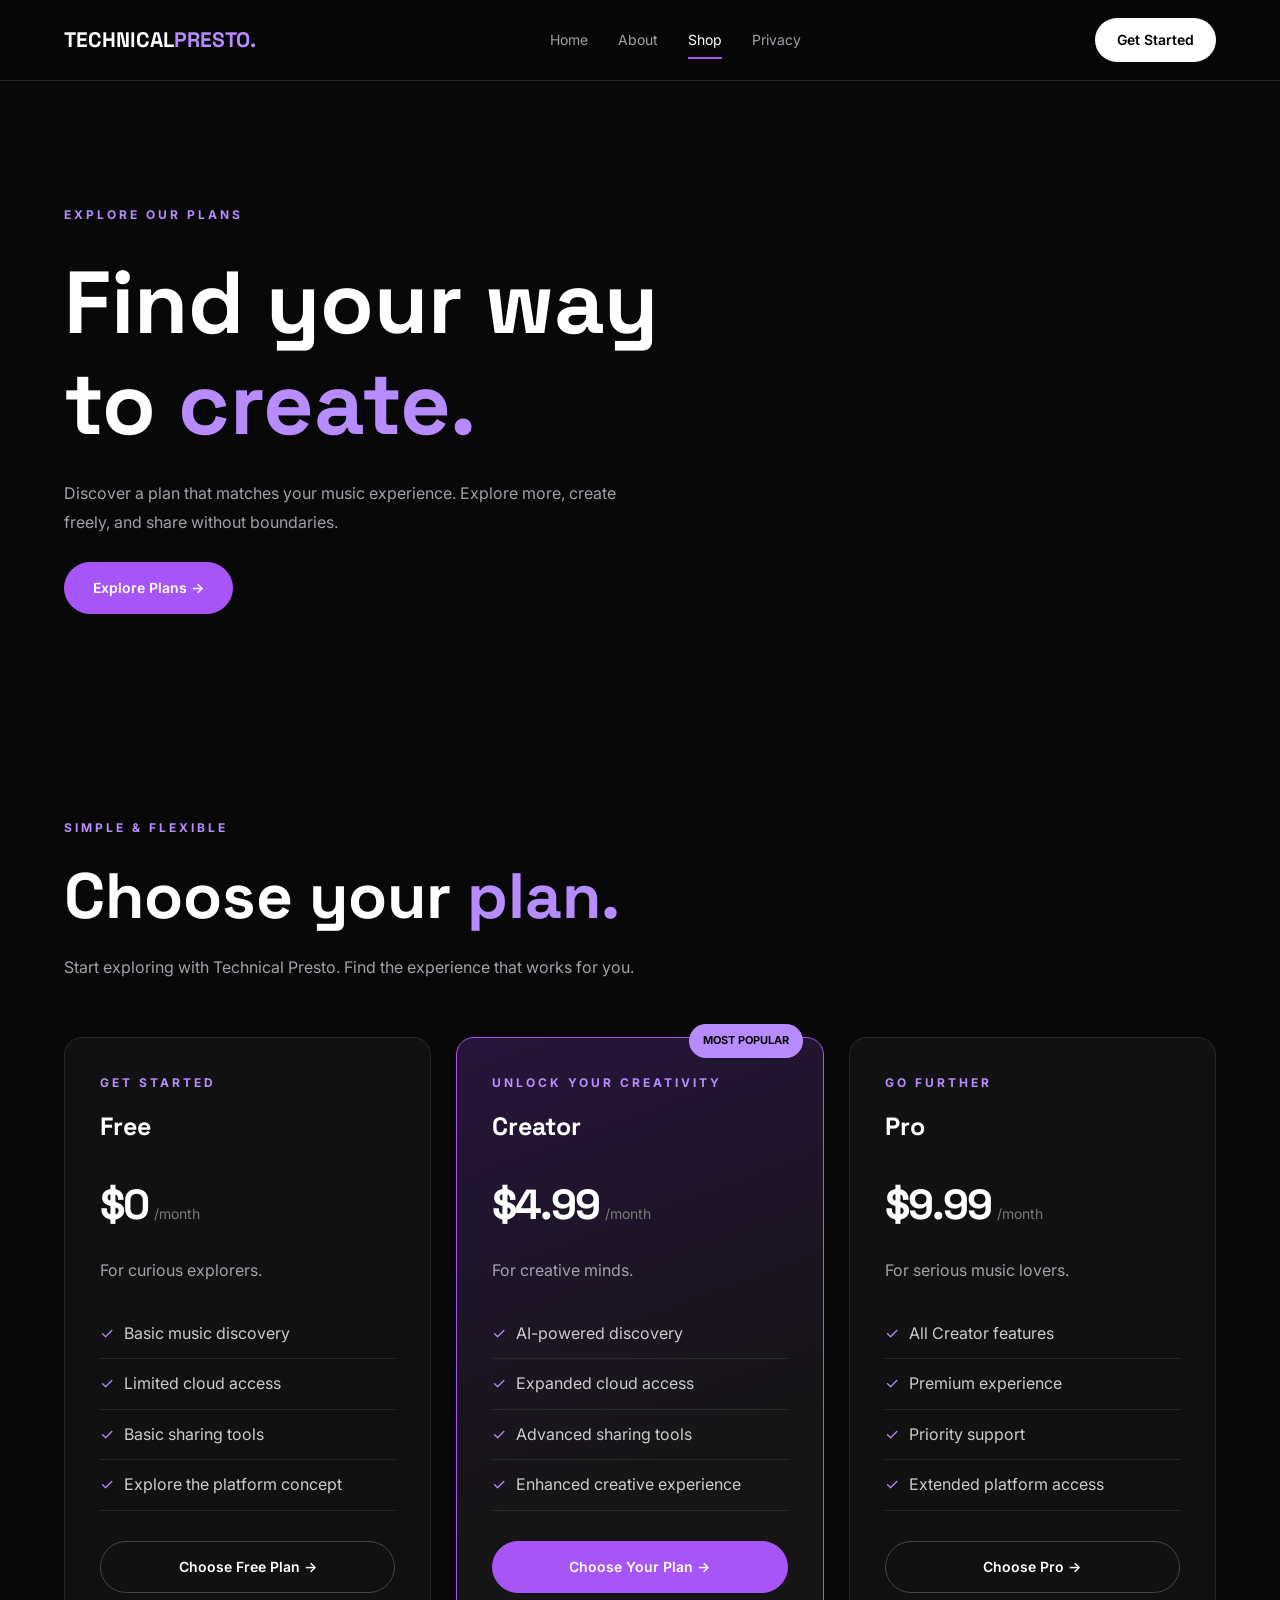
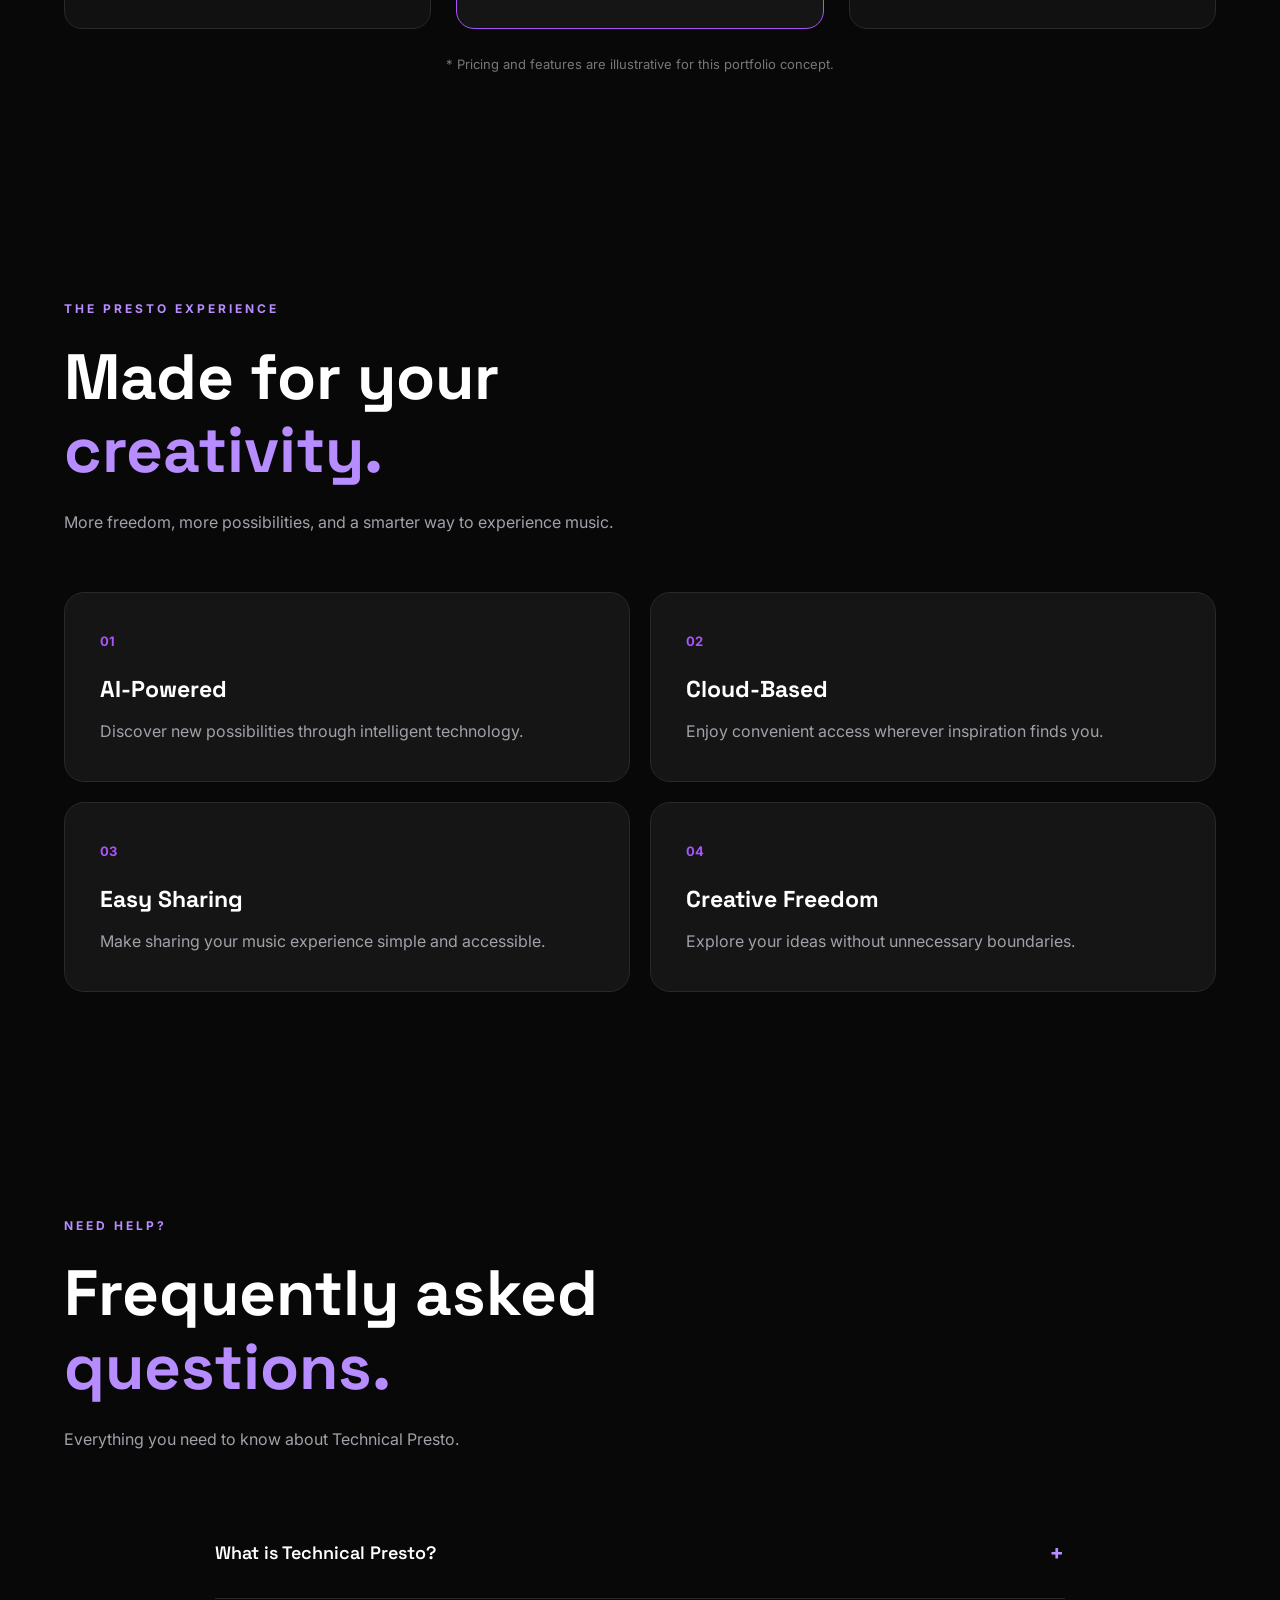
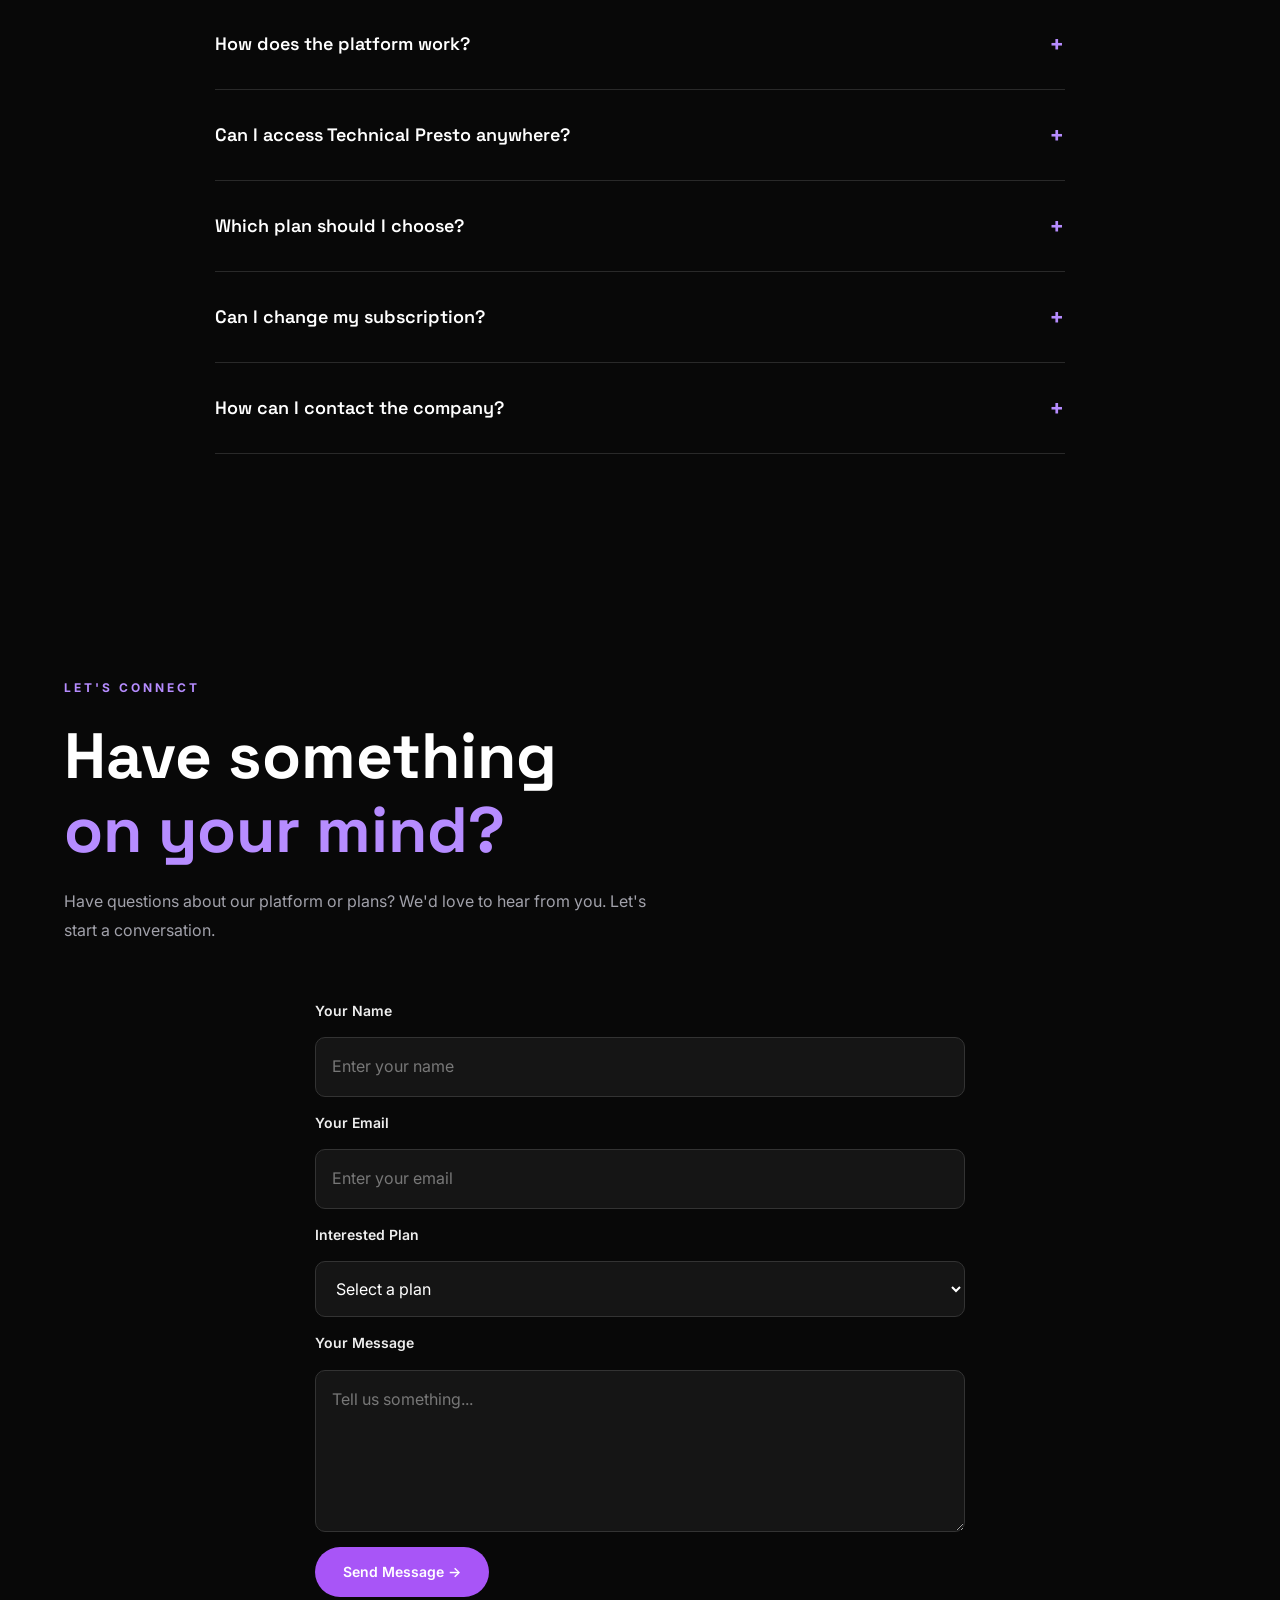
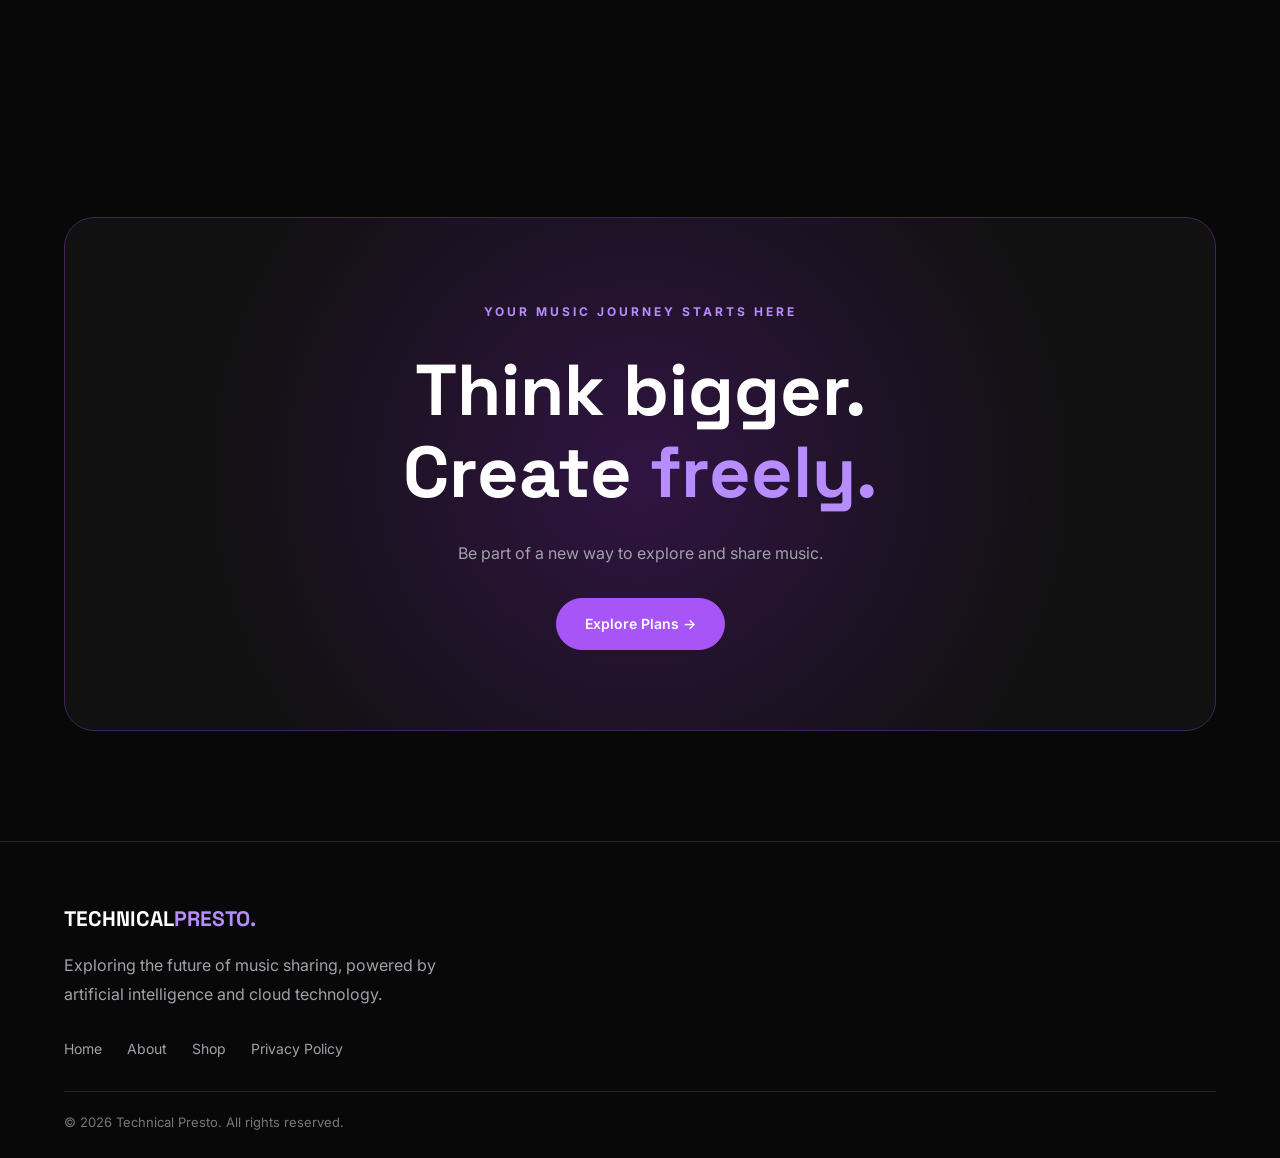
<file: shop.html>
<!DOCTYPE html>
<html lang="en">

<head>

    <meta charset="UTF-8">

    <meta name="viewport" content="width=device-width, initial-scale=1.0">

    <title>Explore Plans | Technical Presto</title>

    <meta
        name="description"
        content="Explore Technical Presto plans and discover an AI-powered music sharing experience designed for creative minds."
    >

    <meta
        name="keywords"
        content="Technical Presto, AI music platform, music sharing, music technology"
    >

    <meta name="author" content="Technical Presto">

    <meta name="theme-color" content="#080808">


    <!-- OPEN GRAPH -->

    <meta property="og:title" content="Explore Plans | Technical Presto">

    <meta
        property="og:description"
        content="Discover a smarter and more creative way to experience music with Technical Presto."
    >

    <meta property="og:type" content="website">
    <meta property="og:site_name" content="Technical Presto">
    <meta property="og:locale" content="en_US">


    <!-- GOOGLE FONTS -->

    <link rel="preconnect" href="https://fonts.googleapis.com">

    <link rel="preconnect" href="https://fonts.gstatic.com" crossorigin>

    <link
        href="https://fonts.googleapis.com/css2?family=Inter:wght@400;500;600;700&family=Space+Grotesk:wght@400;500;600;700&display=swap"
        rel="stylesheet"
    >


    <!-- CSS -->

    <link rel="stylesheet" href="css/style.css">

</head>


<body>


    <!-- NAVIGATION -->

    <header id="navbar"></header>


    <main>


        <!-- SHOP HERO -->

        <section class="page-hero section-padding">

            <div class="container">

                <span class="eyebrow">
                    EXPLORE OUR PLANS
                </span>

                <h1>
                    Find your way<br>
                    to <span>create.</span>
                </h1>

                <p>
                    Discover a plan that matches your music experience.
                    Explore more, create freely, and share without boundaries.
                </p>

                <a href="#pricing" class="btn-primary">
                    Explore Plans →
                </a>

            </div>

        </section>



        <!-- PRICING SECTION -->

        <section
        class="pricing section-padding"
        id="pricing"
        aria-labelledby="pricing-title"
        >

            <div class="container">

                <div class="section-heading">

                    <span class="eyebrow">
                        SIMPLE & FLEXIBLE
                    </span>

                    <h2 id="pricing-title">
                        Choose your <span>plan.</span>
                    </h2>

                    <p>
                        Start exploring with Technical Presto.
                        Find the experience that works for you.
                    </p>

                </div>



                <div class="pricing-grid">


                    <!-- FREE PLAN -->

                    <article class="pricing-card">

                        <span class="eyebrow">
                            GET STARTED
                        </span>

                        <h3>Free</h3>

                        <div class="pricing-price">

                            <span class="price-amount">$0</span>

                            <span class="price-period">/month</span>

                        </div>

                        <p>
                            For curious explorers.
                        </p>

                        <ul>

                            <li>Basic music discovery</li>

                            <li>Limited cloud access</li>

                            <li>Basic sharing tools</li>

                            <li>Explore the platform concept</li>

                        </ul>

                        <a
                            href="checkout.html?plan=Free"
                            class="btn-secondary"
                        >
                            Choose Free Plan →
                        </a>

                    </article>



                    <!-- CREATOR PLAN -->

                    <article class="pricing-card featured">

                        <span class="popular">
                            MOST POPULAR
                        </span>

                        <span class="eyebrow">
                            UNLOCK YOUR CREATIVITY
                        </span>

                        <h3>Creator</h3>

                        <div class="pricing-price">

                            <span class="price-amount">$4.99</span>

                            <span class="price-period">/month</span>

                        </div>

                        <p>
                            For creative minds.
                        </p>

                        <ul>

                            <li>AI-powered discovery</li>

                            <li>Expanded cloud access</li>

                            <li>Advanced sharing tools</li>

                            <li>Enhanced creative experience</li>

                        </ul>

                        <a
                            href="checkout.html?plan=Creator"
                            class="btn-primary"
                        >
                            Choose Your Plan →
                        </a>

                    </article>



                    <!-- PRO PLAN -->

                    <article class="pricing-card">

                        <span class="eyebrow">
                            GO FURTHER
                        </span>

                        <h3>Pro</h3>

                        <div class="pricing-price">

                            <span class="price-amount">$9.99</span>

                            <span class="price-period">/month</span>

                        </div>

                        <p>
                            For serious music lovers.
                        </p>

                        <ul>

                            <li>All Creator features</li>

                            <li>Premium experience</li>

                            <li>Priority support</li>

                            <li>Extended platform access</li>

                        </ul>

                        <a
                            href="checkout.html?plan=Pro"
                            class="btn-secondary"
                        >
                            Choose Pro →
                        </a>

                    </article>


                </div>


                <p class="pricing-note">

                    * Pricing and features are illustrative
                    for this portfolio concept.

                </p>

            </div>

        </section>



        <!-- WHY CHOOSE PRESTO -->

        <section class="features section-padding">

            <div class="container">

                <div class="section-heading">

                    <span class="eyebrow">
                        THE PRESTO EXPERIENCE
                    </span>

                    <h2>
                        Made for your <span>creativity.</span>
                    </h2>

                    <p>
                        More freedom, more possibilities,
                        and a smarter way to experience music.
                    </p>

                </div>



                <div class="features-grid">


                    <article class="feature-card">

                        <span class="feature-number">01</span>

                        <h3>AI-Powered</h3>

                        <p>
                            Discover new possibilities through
                            intelligent technology.
                        </p>

                    </article>



                    <article class="feature-card">

                        <span class="feature-number">02</span>

                        <h3>Cloud-Based</h3>

                        <p>
                            Enjoy convenient access wherever
                            inspiration finds you.
                        </p>

                    </article>



                    <article class="feature-card">

                        <span class="feature-number">03</span>

                        <h3>Easy Sharing</h3>

                        <p>
                            Make sharing your music experience
                            simple and accessible.
                        </p>

                    </article>



                    <article class="feature-card">

                        <span class="feature-number">04</span>

                        <h3>Creative Freedom</h3>

                        <p>
                            Explore your ideas without
                            unnecessary boundaries.
                        </p>

                    </article>


                </div>

            </div>

        </section>



        <!-- FAQ SECTION -->

        <section class="faq section-padding">

            <div class="container">

                <div class="section-heading">

                    <span class="eyebrow">
                        NEED HELP?
                    </span>

                    <h2>
                        Frequently asked <span>questions.</span>
                    </h2>

                    <p>
                        Everything you need to know
                        about Technical Presto.
                    </p>

                </div>



                <div class="faq-list">


                    <details>

                        <summary>
                            What is Technical Presto?
                        </summary>

                        <p>
                            Technical Presto is a conceptual
                            AI-powered music sharing platform
                            designed to make music experiences
                            easier and more accessible.
                        </p>

                    </details>



                    <details>

                        <summary>
                            How does the platform work?
                        </summary>

                        <p>
                            The platform concept combines
                            artificial intelligence with
                            cloud technology to provide
                            a convenient music experience.
                        </p>

                    </details>



                    <details>

                        <summary>
                            Can I access Technical Presto anywhere?
                        </summary>

                        <p>
                            The Technical Presto concept is designed around
                            cloud-based access, with the goal of making
                            music experiences available across devices.
                        </p>

                    </details>



                    <details>

                        <summary>
                            Which plan should I choose?
                        </summary>

                        <p>
                            The Free plan is designed for beginners,
                            Creator is for creative users, and Pro
                            is intended for users seeking a more
                            premium experience.
                        </p>

                    </details>



                    <details>

                        <summary>
                            Can I change my subscription?
                        </summary>

                        <p>
                            In a fully developed version of Technical Presto,
                            users would be able to manage or change their plans
                            through an account and subscription management system.
                        </p>

                    </details>



                    <details>

                        <summary>
                            How can I contact the company?
                        </summary>

                        <p>
                            You can send us a message through
                            the contact form below.
                        </p>

                    </details>


                </div>

            </div>

        </section>



        <!-- CONTACT SECTION -->

        <section
        class="contact section-padding"
        id="contact"
        aria-labelledby="contact-title"
        >

            <div class="container">

                <div class="section-heading">

                    <span class="eyebrow">
                        LET'S CONNECT
                    </span>

                    <h2 id="contact-title">
                        Have something<br>
                        <span>on your mind?</span>
                    </h2>

                    <p>
                        Have questions about our platform or plans?
                        We'd love to hear from you.
                        Let's start a conversation.
                    </p>

                </div>



                <!-- NETLIFY CONTACT FORM -->

                <form
                    name="contact"
                    method="POST"
                    data-netlify="true"
                    action="/shop.html?success=true"
                >

                    <input
                        type="hidden"
                        name="form-name"
                        value="contact"
                    >


                    <label for="name">
                        Your Name
                    </label>

                    <input
                        type="text"
                        id="name"
                        name="name"
                        placeholder="Enter your name"
                        autocomplete="name"
                        required
                    >



                    <label for="email">
                        Your Email
                    </label>

                    <input
                        type="email"
                        id="email"
                        name="email"
                        placeholder="Enter your email"
                        autocomplete="email"
                        required
                    >



                    <label for="plan">
                        Interested Plan
                    </label>

                    <select
                        id="plan"
                        name="plan"
                        required
                    >

                        <option value="" disabled selected>
                            Select a plan
                        </option>

                        <option value="Free">
                            Free Plan
                        </option>

                        <option value="Creator">
                            Creator Plan
                        </option>

                        <option value="Pro">
                            Pro Plan
                        </option>

                        <option value="General Inquiry">
                            General Inquiry
                        </option>

                    </select>



                    <label for="message">
                        Your Message
                    </label>

                    <textarea
                        id="message"
                        name="message"
                        rows="5"
                        placeholder="Tell us something..."
                        required
                    ></textarea>



                    <button
                        type="submit"
                        class="btn-primary"
                    >
                        Send Message →
                    </button>


                </form>
    <div
        class="form-success"
        role="status"
        aria-live="polite"
        hidden
    >
        <h3>Message Sent Successfully!</h3>

         <p>
            Thank you for reaching out.
            We'll get back to you as soon as possible.
        </p>
    </div>

            </div>

        </section>



        <!-- FINAL CTA -->

        <section class="final-cta section-padding">

            <div class="container cta-content">

                <span class="eyebrow">
                    YOUR MUSIC JOURNEY STARTS HERE
                </span>

                <h2>
                    Think bigger.<br>
                    Create <span>freely.</span>
                </h2>

                <p>
                    Be part of a new way to explore
                    and share music.
                </p>

                <a href="#pricing" class="btn-primary">
                    Explore Plans →
                </a>

            </div>

        </section>


    </main>



    <!-- FOOTER -->

    <footer id="footer"></footer>



    <!-- JAVASCRIPT -->

    <script src="js/script.js"></script>


</body>

</html>
</file>
<file: css/style.css>
/* ==================================================
   TECHNICAL PRESTO
   GLOBAL DESIGN SYSTEM
================================================== */

/* 01. ROOT VARIABLES */
:root {
    --bg-primary: #080808;
    --bg-secondary: #111111;
    --bg-card: #191919;
    --bg-card-hover: #201829;

    --accent-purple: #A855F7;
    --accent-purple-light: #B68CFF;
    --accent-blue: #38BDF8;

    --text-primary: #FFFFFF;
    --text-secondary: #A1A1AA;
    --text-muted: #777777;

    --border-color: #292929;
    --border-purple: #493568;

    --font-heading: 'Space Grotesk', sans-serif;
    --font-body: 'Inter', sans-serif;

    --container-width: 1200px;
    --transition: all 0.3s ease;
}

/* 02. RESET & BASE */
* {
    margin: 0;
    padding: 0;
    box-sizing: border-box;
}

html {
    scroll-behavior: smooth;
    scroll-padding-top: 100px;
}

body {
    background: var(--bg-primary);
    color: var(--text-primary);
    font-family: var(--font-body);
    line-height: 1.6;
    overflow-x: hidden;
}

img {
    display: block;
    max-width: 100%;
}

a {
    color: inherit;
}

button,
input,
textarea,
select {
    font: inherit;
}

button {
    color: inherit;
}

::selection {
    background: var(--accent-purple);
    color: white;
}

section {
    position: relative;
}

/* 03. GLOBAL LAYOUT */
.container {
    width: min(90%, var(--container-width));
    margin: 0 auto;
}

.section-padding {
    padding: 110px 0;
}

/* 04. TYPOGRAPHY */
h1,
h2,
h3,
h4 {
    color: var(--text-primary);
    font-family: var(--font-heading);
    font-weight: 700;
    line-height: 1.15;
}

h1 {
    font-size: clamp(3rem, 7vw, 5.5rem);
}

h2 {
    font-size: clamp(2.3rem, 5vw, 4rem);
}

h3 {
    font-size: 23px;
}

p {
    color: var(--text-secondary);
}

.eyebrow {
    display: inline-block;
    color: var(--accent-purple-light);
    font-size: 12px;
    font-weight: 700;
    letter-spacing: 3px;
    text-transform: uppercase;
}

/* 05. BUTTONS */
.btn-primary,
.btn-secondary {
    display: inline-flex;
    align-items: center;
    justify-content: center;
    gap: 8px;
    padding: 14px 28px;
    border-radius: 50px;
    font-size: 14px;
    font-weight: 600;
    text-decoration: none;
    transition: var(--transition);
}

.btn-primary {
    color: white;
    background: var(--accent-purple);
    border: 1px solid var(--accent-purple);
}

.btn-primary:hover {
    background: #9333EA;
    border-color: #9333EA;
    transform: translateY(-3px);
    box-shadow: 0 8px 25px rgba(168, 85, 247, 0.2);
}

.btn-secondary {
    color: white;
    background: transparent;
    border: 1px solid #444;
}

.btn-secondary:hover {
    color: var(--accent-purple-light);
    border-color: var(--accent-purple);
    transform: translateY(-3px);
}

button:focus-visible,
a:focus-visible,
input:focus-visible,
textarea:focus-visible,
select:focus-visible,
summary:focus-visible {
    outline: 2px solid var(--accent-purple-light);
    outline-offset: 4px;
}

/* ==================================================
   NAVIGATION
================================================== */

#navbar {
    position: sticky;
    top: 0;
    z-index: 1000;
    background: rgba(8, 8, 8, 0.92);
    backdrop-filter: blur(15px);
    -webkit-backdrop-filter: blur(15px);
    border-bottom: 1px solid #252525;
}

.navigation {
    display: flex;
    align-items: center;
    justify-content: space-between;
    gap: 25px;
    min-height: 80px;
}

.logo {
    color: white;
    font-family: var(--font-heading);
    font-size: 21px;
    font-weight: 700;
    text-decoration: none;
    white-space: nowrap;
}

.logo span {
    color: var(--accent-purple-light);
}

.nav-links {
    display: flex;
    align-items: center;
    gap: 30px;
}

.nav-links a,
.footer-links a {
    color: var(--text-secondary);
    font-size: 14px;
    text-decoration: none;
    transition: var(--transition);
}

.nav-links a:hover,
.footer-links a:hover {
    color: white;
}

.nav-links a.active {
    position: relative;
    color: white;
}

.nav-links a.active::after {
    position: absolute;
    bottom: -8px;
    left: 0;
    width: 100%;
    height: 2px;
    background: var(--accent-purple);
    content: "";
}

.nav-cta {
    padding: 11px 22px;
    border-radius: 30px;
    background: white;
    color: black;
    font-size: 14px;
    font-weight: 600;
    text-decoration: none;
    transition: var(--transition);
}

.nav-cta:hover {
    background: var(--accent-purple-light);
    transform: translateY(-2px);
}

.menu-toggle {
    display: none;
    padding: 5px;
    border: none;
    background: none;
    color: white;
    font-size: 25px;
    cursor: pointer;
}

/* ==================================================
   FOOTER
================================================== */

#footer {
    padding: 60px 0 25px;
    border-top: 1px solid #252525;
}

.footer-content {
    display: flex;
    flex-direction: column;
    gap: 30px;
}

.footer-brand p {
    max-width: 420px;
    margin-top: 15px;
    line-height: 1.8;
}

.footer-links {
    display: flex;
    flex-wrap: wrap;
    gap: 25px;
}

.copyright {
    padding-top: 20px;
    border-top: 1px solid #252525;
    color: var(--text-muted);
    font-size: 13px;
}

/* ==================================================
   HOME PAGE
================================================== */

/* 01. HERO */
.hero {
    position: relative;
    display: flex;
    align-items: center;
    min-height: 85vh;
    padding: 100px 0;
    overflow: hidden;
}

.hero-content {
    display: grid;
    grid-template-columns: 1.1fr 0.9fr;
    align-items: center;
    gap: 50px;
}

.hero-text h1 {
    margin: 25px 0;
}

.hero-text h1 span {
    background: linear-gradient(
        90deg,
        var(--accent-purple),
        var(--accent-blue)
    );
    -webkit-background-clip: text;
    background-clip: text;
    color: transparent;
}

.hero-text > p {
    max-width: 520px;
    margin-bottom: 30px;
    line-height: 1.8;
}

.hero-buttons {
    display: flex;
    flex-wrap: wrap;
    gap: 15px;
}

.hero-note {
    display: flex;
    align-items: center;
    gap: 10px;
    margin-top: 24px;
    color: var(--text-muted);
    font-size: 13px;
}

.hero-note p {
    color: inherit;
}

.hero-note-dot {
    width: 8px;
    height: 8px;
    flex-shrink: 0;
    border-radius: 50%;
    background: var(--accent-blue);
    box-shadow: 0 0 12px var(--accent-blue);
}

/* 02. HERO VISUAL */
.hero-visual {
    position: relative;
    display: flex;
    align-items: center;
    justify-content: center;
    min-width: 0;
}

.music-card {
    display: flex;
    flex-direction: column;
    justify-content: space-between;
    width: 100%;
    min-height: 330px;
    padding: 35px;
    border: 1px solid #34303d;
    border-radius: 25px;
    background: radial-gradient(
        circle at 50% 50%,
        #45206d 0%,
        #19131f 45%,
        #111 100%
    );
    box-shadow: 0 0 80px rgba(168, 85, 247, 0.12);
}

.music-card-top,
.music-card-bottom {
    display: flex;
    align-items: center;
    justify-content: space-between;
    gap: 12px;
}

.music-card-top {
    margin-bottom: 28px;
}

.music-card-bottom {
    margin-top: 28px;
}

.music-card-top > span,
.music-card-bottom p {
    font-size: 11px;
    letter-spacing: 2px;
}

.music-card-bottom strong {
    font-family: var(--font-heading);
    font-size: 15px;
}

.music-card-bottom p {
    margin-top: 5px;
    color: var(--text-muted);
}

.music-status {
    color: #9b9b9b;
    font-size: 10px !important;
    white-space: nowrap;
}

.music-card-icon {
    color: var(--accent-purple-light);
    font-size: 25px;
}

.music-visual-center {
    display: flex;
    align-items: center;
    justify-content: center;
    min-height: 220px;
}

/* 03. MUSIC ORB */
.music-orb {
    display: flex;
    align-items: center;
    justify-content: center;
    width: 180px;
    height: 180px;
    border-radius: 50%;
    background: radial-gradient(
        circle at 35% 30%,
        #B68CFF,
        #7928CA 45%,
        #172554 85%
    );
    box-shadow:
        0 0 45px rgba(168, 85, 247, 0.4),
        0 0 90px rgba(56, 189, 248, 0.15);
    animation: orbFloat 5s ease-in-out infinite;
}

.music-orb-inner {
    display: flex;
    align-items: center;
    justify-content: center;
    width: 125px;
    height: 125px;
    border: 1px solid rgba(255, 255, 255, 0.2);
    border-radius: 50%;
    background: rgba(8, 8, 8, 0.45);
    color: white;
    font-family: var(--font-heading);
    font-size: 38px;
    font-weight: 700;
}

@keyframes orbFloat {
    0%, 100% {
        transform: translateY(0);
    }

    50% {
        transform: translateY(-10px);
    }
}

/* 04. FLOATING LABELS */
.floating-label {
    position: absolute;
    z-index: 2;
    padding: 10px 15px;
    border: 1px solid rgba(255, 255, 255, 0.12);
    border-radius: 30px;
    background: rgba(25, 25, 35, 0.9);
    color: white;
    font-size: 12px;
    backdrop-filter: blur(12px);
    -webkit-backdrop-filter: blur(12px);
}

.floating-label span {
    margin-right: 5px;
    color: var(--accent-purple-light);
}

.floating-label-one {
    top: 18%;
    right: -5%;
}

.floating-label-two {
    bottom: 18%;
    left: -5%;
}

/* 05. WAVEFORM */
.waveform {
    display: flex;
    align-items: center;
    justify-content: center;
    gap: 7px;
    height: 100px;
}

.waveform i {
    width: 6px;
    height: 40px;
    border-radius: 10px;
    background: linear-gradient(
        to top,
        var(--accent-blue),
        var(--accent-purple)
    );
    animation: sound 1s ease-in-out infinite alternate;
}

.waveform i:nth-child(3n) {
    height: 90px;
    animation-delay: 0.2s;
}

.waveform i:nth-child(2n) {
    height: 60px;
    animation-delay: 0.4s;
}

@keyframes sound {
    from {
        transform: scaleY(0.5);
    }

    to {
        transform: scaleY(1.3);
    }
}

/* 06. SECTION HEADINGS */
.section-heading {
    max-width: 700px;
    margin-bottom: 55px;
}

.section-heading h2 {
    margin: 20px 0;
}

.section-heading h2 span {
    color: var(--accent-purple-light);
}

.section-heading p {
    max-width: 600px;
    line-height: 1.8;
}

/* 07. PLATFORM */
.platform-grid {
    display: grid;
    grid-template-columns: repeat(3, 1fr);
    gap: 20px;
}

.platform-card {
    padding: 35px;
    border: 1px solid var(--border-color);
    border-radius: 20px;
    background: var(--bg-secondary);
    transition: var(--transition);
}

.platform-card:hover {
    transform: translateY(-7px);
    border-color: var(--accent-purple);
    background: var(--bg-card-hover);
}

.platform-card > span {
    color: var(--accent-purple-light);
    font-size: 11px;
    font-weight: 700;
    letter-spacing: 2px;
}

.platform-card h3 {
    margin: 25px 0 15px;
    font-size: 23px;
}

.platform-card p {
    line-height: 1.8;
}

/* 08. FEATURES */
.features-grid {
    display: grid;
    grid-template-columns: repeat(2, 1fr);
    gap: 20px;
}

.feature-card {
    min-height: 170px;
    padding: 35px;
    border: 1px solid var(--border-color);
    border-radius: 20px;
    background: #151515;
    transition: var(--transition);
}

.feature-card:hover {
    transform: translateY(-5px);
    border-color: var(--accent-purple);
}

.feature-number {
    display: inline-block;
    margin-bottom: 24px;
    color: var(--accent-purple);
    font-size: 13px;
    font-weight: 700;
}

.feature-card h3 {
    margin-bottom: 15px;
}

.feature-card p {
    line-height: 1.8;
}

/* 09. STATISTICS */
.stats-section {
    padding: 80px 0;
    border-top: 1px solid rgba(255, 255, 255, 0.08);
    border-bottom: 1px solid rgba(255, 255, 255, 0.08);
}

.stats-grid {
    display: grid;
    grid-template-columns: repeat(4, 1fr);
    gap: 24px;
    text-align: center;
}

.stat-item > span {
    display: inline-block;
    margin-bottom: 12px;
    color: var(--text-muted);
    font-size: 11px;
    letter-spacing: 2px;
}

.stat-item h3 {
    margin-bottom: 8px;
    color: var(--accent-purple);
    font-size: clamp(28px, 4vw, 42px);
}

.stat-item p {
    color: var(--text-muted);
    font-size: 13px;
}

.stats-note {
    max-width: 650px;
    margin: 30px auto 0;
    color: var(--text-muted);
    font-size: 12px;
    line-height: 1.7;
    text-align: center;
}

/* 10. VALUES */
.values-grid {
    display: grid;
    grid-template-columns: repeat(3, 1fr);
    gap: 20px;
}

.value-card {
    padding: 40px 30px;
    border: 1px solid #34253f;
    border-radius: 20px;
    background: linear-gradient(145deg, #19121f, #111);
    transition: var(--transition);
}

.value-card:hover {
    transform: translateY(-5px);
    border-color: var(--accent-purple);
}

.value-card > span {
    color: var(--accent-purple-light);
    font-weight: 700;
}

.value-card h3 {
    margin: 25px 0 15px;
    font-size: 32px;
}

.value-card p {
    line-height: 1.8;
}

/* 11. HOW IT WORKS */
.steps-grid {
    display: grid;
    grid-template-columns: repeat(3, 1fr);
    gap: 20px;
}

.step-card {
    padding: 30px;
    border: 1px solid var(--border-color);
    border-radius: 18px;
    background: var(--bg-secondary);
    transition: var(--transition);
}

.step-card:hover {
    transform: translateY(-5px);
    border-color: var(--accent-purple);
}

.step-card > span {
    color: var(--accent-purple-light);
    font-size: 13px;
    font-weight: 700;
}

.step-card h3 {
    margin: 20px 0 12px;
}

.step-card p {
    line-height: 1.8;
}

/* 12. FINAL CTA */
.final-cta {
    text-align: center;
}

.cta-content {
    padding: 80px 30px;
    border: 1px solid #42235c;
    border-radius: 30px;
    background: radial-gradient(circle at center, #301442, #111 70%);
}

.cta-content h2 {
    margin: 25px 0;
    font-size: clamp(2.5rem, 6vw, 4.5rem);
}

.cta-content h2 span {
    color: var(--accent-purple-light);
}

.cta-content p {
    max-width: 600px;
    margin: 0 auto 30px;
    line-height: 1.8;
}

/* ==================================================
   SHARED INNER PAGE STYLES
================================================== */

.page-hero {
    display: flex;
    align-items: center;
    min-height: 450px;
    padding: 120px 0 90px;
}

.page-hero h1 {
    margin: 25px 0;
}

.page-hero h1 span {
    color: var(--accent-purple-light);
}

.page-hero p {
    max-width: 600px;
    margin-top: 20px;
    line-height: 1.8;
}

.page-hero .btn-primary {
    display: inline-flex;
    margin-top: 25px;
}

/* ==================================================
   ABOUT PAGE
================================================== */

/* 01. STORY */
.story-grid {
    display: grid;
    grid-template-columns: 1fr 1.2fr;
    align-items: start;
    gap: 80px;
}

.story-heading h2,
.difference-heading h2 {
    margin-top: 20px;
    font-size: clamp(32px, 4vw, 48px);
    line-height: 1.2;
}

.story-heading h2 span,
.difference-heading h2 span {
    color: var(--accent-purple-light);
}

.story-description p {
    margin-bottom: 20px;
    font-size: 16px;
    line-height: 1.9;
}

.story-highlight {
    max-width: 340px;
    margin-top: 30px;
    padding-left: 18px;
    border-left: 2px solid var(--accent-purple);
    color: var(--text-primary);
    font-family: var(--font-heading);
    font-size: 17px;
    font-weight: 600;
    line-height: 1.7;
}

/* 02. MISSION & VISION */
.mission .section-heading {
    margin-bottom: 45px;
}

.mission .platform-grid {
    grid-template-columns: repeat(2, 1fr);
}

.mission .platform-card {
    min-height: 260px;
}

.mission .platform-card > span {
    color: var(--accent-purple-light);
    font-size: 12px;
    font-weight: 700;
    letter-spacing: 1.5px;
}

.mission .platform-card h3 {
    margin: 25px 0 15px;
    font-size: 26px;
}

.mission .platform-card p {
    line-height: 1.8;
}

/* 03. ABOUT VALUES */
.about-values .section-heading {
    margin-bottom: 50px;
}

.about-values-grid {
    display: grid;
    grid-template-columns: repeat(3, 1fr);
    gap: 22px;
}

.about-value-card {
    padding: 35px;
    border: 1px solid var(--border-color);
    border-radius: 18px;
    background: var(--bg-secondary);
    transition: var(--transition);
}

.about-value-card:hover {
    transform: translateY(-6px);
    border-color: rgba(168, 85, 247, 0.45);
}

.value-icon {
    display: flex;
    align-items: center;
    justify-content: center;
    width: 48px;
    height: 48px;
    margin-bottom: 28px;
    border: 1px solid var(--border-purple);
    border-radius: 12px;
    background: #21182e;
}

.value-icon span {
    color: var(--accent-purple-light);
    font-size: 13px;
    font-weight: 700;
}

.about-value-card h3 {
    margin-bottom: 15px;
    font-size: 27px;
}

.about-value-card p {
    font-size: 14px;
    line-height: 1.9;
}

/* 04. ABOUT DIFFERENCE */
.difference-grid {
    display: grid;
    grid-template-columns: 1fr 1.2fr;
    align-items: start;
    gap: 80px;
}

.difference-heading p {
    margin-top: 20px;
    line-height: 1.8;
}

.difference-list {
    display: flex;
    flex-direction: column;
}

.difference-item {
    display: flex;
    gap: 25px;
    padding: 25px 0;
    border-bottom: 1px solid var(--border-color);
    transition: transform 0.3s ease;
}

.difference-item:hover {
    transform: translateX(5px);
}

.difference-item:first-child {
    padding-top: 0;
}

.difference-item > span {
    color: var(--accent-purple-light);
    font-size: 13px;
    font-weight: 700;
}

.difference-item h3 {
    margin-bottom: 10px;
    font-size: 19px;
}

.difference-item p {
    font-size: 14px;
    line-height: 1.8;
}

/* ==================================================
   SHOP PAGE
================================================== */

/* 01. PRICING */
.pricing-grid {
    display: grid;
    grid-template-columns: repeat(3, 1fr);
    align-items: stretch;
    gap: 25px;
    margin-top: 55px;
}

.pricing-card {
    position: relative;
    display: flex;
    flex-direction: column;
    padding: 35px;
    border: 1px solid var(--border-color);
    border-radius: 18px;
    background: var(--bg-secondary);
    transition: var(--transition);
}

.pricing-card:hover {
    transform: translateY(-5px);
    border-color: var(--accent-purple);
}

.pricing-card.featured {
    border-color: var(--accent-purple);
    background: linear-gradient(160deg, #28143b, #151515 70%);
}

.pricing-card h3 {
    margin: 20px 0 10px;
    font-size: 25px;
}

.pricing-card h2 {
    margin-bottom: 15px;
    font-size: 38px;
}

.pricing-card h2 small {
    color: var(--text-secondary);
    font-size: 14px;
}

.pricing-price {
    display: flex;
    align-items: baseline;
    gap: 6px;
    margin: 20px 0;
}

.price-amount {
    color: var(--text-primary);
    font-family: var(--font-heading);
    font-size: 42px;
    font-weight: 700;
    letter-spacing: -2px;
}

.price-period {
    color: var(--text-muted);
    font-size: 14px;
}

.pricing-card > p {
    margin-bottom: 25px;
}

.pricing-card ul {
    flex-grow: 1;
    margin-bottom: 30px;
    padding: 0;
    list-style: none;
}

.pricing-card li {
    padding: 12px 0;
    border-bottom: 1px solid var(--border-color);
    color: #ccc;
}

.pricing-card li::before {
    margin-right: 10px;
    color: var(--accent-purple-light);
    content: "✓";
}

.pricing-card .btn-primary,
.pricing-card .btn-secondary {
    display: flex;
    text-align: center;
}

.pricing-card .popular {
    position: absolute;
    top: -14px;
    right: 20px;
    padding: 8px 14px;
    border-radius: 30px;
    background: var(--accent-purple-light);
    color: #080808;
    font-size: 11px;
    font-weight: 700;
}

.pricing-note {
    margin-top: 25px;
    color: var(--text-muted);
    font-size: 13px;
    text-align: center;
}

/* 02. FAQ */
.faq-list {
    max-width: 850px;
    margin: 45px auto 0;
}

.faq-list details {
    padding: 25px 0;
    border-bottom: 1px solid var(--border-color);
}

.faq-list summary {
    display: flex;
    align-items: center;
    justify-content: space-between;
    gap: 15px;
    font-family: var(--font-heading);
    font-size: 18px;
    font-weight: 600;
    cursor: pointer;
    list-style: none;
}

.faq-list summary::-webkit-details-marker {
    display: none;
}

.faq-list summary::after {
    color: var(--accent-purple-light);
    font-size: 25px;
    content: "+";
}

.faq-list details[open] summary::after {
    content: "−";
}

.faq-list details p {
    max-width: 700px;
    margin-top: 18px;
    line-height: 1.8;
}

/* 03. CONTACT FORM */
.contact form {
    display: flex;
    flex-direction: column;
    gap: 15px;
    max-width: 650px;
    margin: 40px auto 0;
}

.contact label {
    color: #eee;
    font-size: 14px;
    font-weight: 600;
}

.contact input,
.contact textarea,
.contact select {
    width: 100%;
    padding: 16px;
    border: 1px solid #333;
    border-radius: 10px;
    background: #151515;
    color: white;
    font: inherit;
    transition: var(--transition);
}

.contact input::placeholder,
.contact textarea::placeholder {
    color: #777;
}

.contact select option {
    background: #151515;
    color: white;
}

.checkout-form input::placeholder {
    color: var(--text-muted);
    opacity: 1;
}

.contact textarea {
    min-height: 150px;
    resize: vertical;
}

.contact input:focus,
.contact textarea:focus,
.contact select:focus {
    outline: none;
    border-color: var(--accent-purple);
    box-shadow: 0 0 0 3px rgba(168, 85, 247, 0.1);
}

.contact button {
    align-self: flex-start;
    border: none;
    cursor: pointer;
}

.form-success {
    max-width: 650px;
    margin: 30px auto;
    padding: 22px 25px;
    border: 1px solid #285b3d;
    border-radius: 12px;
    background: #14251c;
}

.form-success h3,
.form-success strong {
    display: block;
    margin-bottom: 8px;
    color: #8ee0a9;
    font-family: var(--font-heading);
    font-size: 18px;
}

.form-success p {
    color: #b9d8c4;
    font-size: 14px;
    line-height: 1.7;
}

/* ==================================================
   PRIVACY POLICY PAGE
================================================== */

/* 01. PRIVACY META */
.privacy-meta {
    display: flex;
    align-items: center;
    gap: 8px;
    margin-top: 28px;
    color: var(--text-muted);
    font-size: 13px;
}

.privacy-meta strong {
    color: var(--text-primary);
    font-weight: 600;
}

/* 02. PRIVACY LAYOUT */
.privacy-layout {
    display: grid;
    grid-template-columns: 240px 1fr;
    align-items: start;
    gap: 70px;
}

.privacy-sidebar {
    position: sticky;
    top: 110px;
    padding: 25px;
    border: 1px solid var(--border-color);
    border-radius: 14px;
    background: var(--bg-secondary);
}

.privacy-sidebar nav {
    display: flex;
    flex-direction: column;
    gap: 16px;
    margin-top: 24px;
}

.privacy-sidebar nav a {
    color: var(--text-muted);
    font-size: 13px;
    line-height: 1.6;
    text-decoration: none;
    transition: var(--transition);
}

.privacy-sidebar nav a:hover {
    color: var(--accent-purple-light);
}

/* 03. PRIVACY ARTICLES */
.privacy-articles article {
    margin-bottom: 48px;
    padding-bottom: 48px;
    border-bottom: 1px solid rgba(255, 255, 255, 0.08);
    scroll-margin-top: 110px;
}

.privacy-number {
    display: inline-block;
    margin-bottom: 14px;
    color: var(--accent-purple-light);
    font-family: var(--font-heading);
    font-size: 13px;
    font-weight: 700;
}

.privacy-articles article h2 {
    margin-bottom: 20px;
    font-family: var(--font-heading);
    font-size: 28px;
}

.privacy-articles article p,
.privacy-articles article li {
    color: var(--text-secondary);
    font-size: 14px;
    line-height: 1.9;
}

.privacy-articles article p {
    margin-bottom: 16px;
}

.privacy-articles article ul {
    margin: 20px 0;
    padding-left: 22px;
}

.privacy-articles article li {
    margin-bottom: 12px;
    padding-left: 5px;
}

.privacy-articles article li strong {
    color: var(--text-primary);
}

.privacy-articles article .btn-primary {
    display: inline-flex;
    margin-top: 15px;
}

/* 04. PRIVACY DISCLAIMER */
.privacy-disclaimer {
    padding: 28px;
    border: 1px solid rgba(168, 85, 247, 0.25);
    border-radius: 16px;
    background: rgba(168, 85, 247, 0.05);
}

.privacy-disclaimer p {
    margin-top: 14px;
    color: var(--text-secondary);
    font-size: 13px;
    line-height: 1.8;
}

/* ==================================================
   RESPONSIVE DESIGN
================================================== */

/* TABLET */
@media (max-width: 900px) {
    .hero-content {
        grid-template-columns: 1fr;
        gap: 40px;
    }

    .hero-visual {
        margin-top: 20px;
    }

    .music-card {
        min-height: 280px;
    }

    .story-grid,
    .difference-grid {
        grid-template-columns: 1fr;
        gap: 35px;
    }

    .about-values-grid {
        grid-template-columns: repeat(2, 1fr);
    }

    .pricing-grid {
        grid-template-columns: repeat(2, 1fr);
    }

    .pricing-card.featured {
        order: -1;
    }

    .privacy-layout {
        grid-template-columns: 1fr;
        gap: 40px;
    }

    .privacy-sidebar {
        position: static;
    }

    .privacy-sidebar nav {
        display: grid;
        grid-template-columns: repeat(2, minmax(0, 1fr));
        gap: 14px;
    }
}

/* MOBILE */
@media (max-width: 768px) {
    .section-padding {
        padding: 75px 0;
    }

    .container {
        width: 90%;
    }

    /* NAVIGATION */
    .navigation {
        position: relative;
        min-height: 75px;
    }

    .menu-toggle {
        display: block;
        z-index: 1002;
    }

    .nav-links {
        position: absolute;
        top: 75px;
        left: 0;
        display: none;
        flex-direction: column;
        align-items: flex-start;
        gap: 20px;
        width: 100%;
        padding: 25px;
        border: 1px solid var(--border-color);
        border-radius: 0 0 15px 15px;
        background: #111;
        box-shadow: 0 15px 30px rgba(0, 0, 0, 0.35);
    }

    .nav-links.active {
        display: flex;
    }

    .nav-links a.active::after {
        bottom: -5px;
    }

    .nav-cta {
        display: none;
    }

    /* HERO */
    .hero {
        min-height: auto;
        padding: 80px 0;
    }

    .hero-content {
        grid-template-columns: 1fr;
    }

    .hero-text h1 {
        font-size: clamp(2.7rem, 9vw, 3.5rem);
    }

    .hero-visual {
        margin-top: 20px;
    }

    .music-card {
        min-height: 250px;
    }

    .music-orb {
        width: 150px;
        height: 150px;
    }

    .music-orb-inner {
        width: 105px;
        height: 105px;
        font-size: 30px;
    }

    .floating-label-one {
        right: 0;
    }

    .floating-label-two {
        left: 0;
    }

    /* HOME GRIDS */
    .platform-grid,
    .steps-grid,
    .features-grid,
    .values-grid {
        grid-template-columns: 1fr;
    }

    .stats-grid {
        grid-template-columns: repeat(2, 1fr);
        gap: 32px 16px;
    }

    /* ABOUT */
    .mission .platform-grid,
    .about-values-grid {
        grid-template-columns: 1fr;
    }

    /* PRICING */
    .pricing-grid {
        grid-template-columns: 1fr;
    }

    .pricing-card {
        padding: 28px;
    }

    /* PAGE HERO */
    .page-hero {
        min-height: auto;
        padding: 110px 0 70px;
    }

    /* PRIVACY */
    .privacy-sidebar nav {
        grid-template-columns: 1fr;
    }

    .privacy-articles article h2 {
        font-size: 24px;
    }

    .privacy-articles article p,
    .privacy-articles article li {
        font-size: 14px;
    }

    /* FAQ */
    .faq-list summary {
        font-size: 16px;
    }

    /* CONTACT */
    .contact button {
        width: 100%;
    }

    /* FOOTER */
    .footer-links {
        gap: 18px;
    }
}

/* SMALL MOBILE */
@media (max-width: 480px) {
    h1 {
        font-size: 2.7rem;
    }

    .hero-buttons {
        flex-direction: column;
    }

    .hero-buttons a {
        text-align: center;
    }

    .floating-label {
        padding: 8px 11px;
        font-size: 10px;
    }

    .music-visual-center {
        min-height: 180px;
    }

    .stats-section {
        padding: 60px 0;
    }

    .value-card,
    .pricing-card,
    .feature-card,
    .platform-card,
    .about-value-card {
        padding: 25px;
    }

    .section-heading h2 {
        font-size: 2.3rem;
    }

    .story-description p {
        font-size: 14px;
    }

    .difference-item {
        gap: 18px;
    }

    .difference-item h3 {
        font-size: 17px;
    }

    .privacy-meta {
        flex-wrap: wrap;
    }

    .privacy-disclaimer {
        padding: 20px;
    }

    .cta-content {
        padding: 55px 20px;
    }

    .logo {
        font-size: 18px;
    }
}

/* ==================================================
   ACCESSIBILITY
================================================== */

@media (prefers-reduced-motion: reduce) {
    *,
    *::before,
    *::after {
        scroll-behavior: auto !important;
        animation-duration: 0.01ms !important;
        animation-iteration-count: 1 !important;
        transition-duration: 0.01ms !important;
    }
}

/* ==================================================
   CHECKOUT PAGE
================================================== */

.checkout-section {
    padding-top: 70px;
}

.checkout-layout {
    display: grid;
    grid-template-columns: 1.4fr 0.8fr;
    gap: 60px;
    align-items: start;
}

.checkout-heading {
    margin-bottom: 35px;
}

.checkout-heading h2,
.order-summary-header h2 {
    font-family: var(--font-heading);
    font-size: 2rem;
    margin: 12px 0;
}

.checkout-heading p {
    color: var(--text-secondary);
    line-height: 1.7;
}

.checkout-form {
    display: flex;
    flex-direction: column;
    gap: 22px;
}

.checkout-form .form-group {
    display: flex;
    flex-direction: column;
    gap: 10px;
}

.checkout-form .form-group label {
    color: var(--text-primary);
    font-weight: 600;
    font-size: 0.9rem;
}

.checkout-form input[type="text"],
.checkout-form input[type="email"],
.checkout-form select {
    width: 100%;
    padding: 15px 16px;
    background: var(--bg-card);
    border: 1px solid var(--border-color);
    border-radius: 10px;
    color: var(--text-primary);
    font-family: var(--font-body);
    font-size: 0.95rem;
    outline: none;
    transition: var(--transition);
}

.checkout-form input:focus,
.checkout-form select:focus {
    border-color: var(--accent-purple);
    box-shadow: 0 0 0 3px rgba(168, 85, 247, 0.12);
}

.checkout-form input:focus-visible,
.checkout-form select:focus-visible {
    outline: 2px solid var(--accent-purple-light);
    outline-offset: 3px;
}

.checkout-form select option {
    background: #080808;
    color: #ffffff;
}

.payment-method-section {
    margin-top: 15px;
}

.payment-method-section h3 {
    font-family: var(--font-heading);
    margin-bottom: 8px;
}

.payment-method-section > p {
    color: var(--text-secondary);
    font-size: 0.9rem;
    margin-bottom: 18px;
}

.payment-options {
    display: flex;
    flex-direction: column;
    gap: 12px;
}

.payment-option {
    display: block;
    cursor: pointer;
}

.payment-option > input {
    position: absolute;
    opacity: 0;
    pointer-events: none;
}

.payment-option-content {
    display: flex;
    align-items: center;
    gap: 15px;
    padding: 17px;
    border: 1px solid var(--border-color);
    border-radius: 12px;
    background: var(--bg-card);
    transition: var(--transition);
    cursor: pointer;
}

.payment-option > input:checked + .payment-option-content {
    border-color: var(--accent-purple);
    background: rgba(168, 85, 247, 0.08);
}

.payment-option > input:focus-visible + .payment-option-content {
    outline: 2px solid var(--accent-blue);
    outline-offset: 3px;
}

.payment-icon {
    width: 42px;
    height: 42px;
    display: grid;
    place-items: center;
    background: rgba(168, 85, 247, 0.12);
    color: var(--accent-purple-light);
    border-radius: 10px;
    font-size: 1.3rem;
}

.payment-option-content strong,
.payment-option-content small {
    display: block;
}

.payment-option-content strong {
    font-size: 0.9rem;
    margin-bottom: 5px;
}

.payment-option-content small {
    color: var(--text-muted);
    font-size: 0.78rem;
}

.payment-option:hover .payment-option-content {
    border-color: var(--border-purple);
}

.checkout-terms {
    margin-top: 5px;
}

.checkout-terms label {
    display: flex;
    align-items: flex-start;
    gap: 10px;
    color: var(--text-secondary);
    font-size: 0.85rem;
    line-height: 1.6;
    cursor: pointer;
}

.checkout-terms input {
    margin-top: 4px;
    accent-color: var(--accent-purple);
    flex-shrink: 0;
}

.checkout-terms a {
    color: var(--accent-purple-light);
    text-decoration: underline;
}

.checkout-submit {
    width: 100%;
    border: none;
    cursor: pointer;
    display: flex;
    align-items: center;
    justify-content: center;
    gap: 12px;
    font-family: var(--font-body);
    font-size: 0.95rem;
}

.checkout-submit:disabled {
    opacity: 0.6;
    cursor: not-allowed;
}

.checkout-disclaimer {
    color: var(--text-muted);
    text-align: center;
    font-size: 0.78rem;
    line-height: 1.6;
}


/* ORDER SUMMARY */

.order-summary {
    position: sticky;
    top: 110px;
    padding: 30px;
    border: 1px solid var(--border-color);
    border-radius: 18px;
    background:
        radial-gradient(
            circle at top right,
            rgba(168, 85, 247, 0.12),
            transparent 45%
        ),
        var(--bg-card);
}

.order-summary-header {
    margin-bottom: 30px;
}

.order-summary-header h2 {
    font-size: 1.6rem;
}

.summary-plan-icon {
    width: 58px;
    height: 58px;
    display: grid;
    place-items: center;
    border-radius: 16px;
    background: linear-gradient(
        135deg,
        var(--accent-purple),
        var(--accent-blue)
    );
    color: #ffffff;
    font-family: var(--font-heading);
    font-weight: 800;
    font-size: 1.2rem;
    margin-bottom: 20px;
}

.order-summary > h3 {
    font-family: var(--font-heading);
    font-size: 1.4rem;
    margin-bottom: 8px;
}

.summary-description {
    color: var(--text-secondary);
    font-size: 0.88rem;
    line-height: 1.6;
}

.summary-divider {
    height: 1px;
    background: var(--border-color);
    margin: 24px 0;
}

.summary-row,
.summary-price {
    display: flex;
    align-items: center;
    justify-content: space-between;
    gap: 15px;
    margin-bottom: 18px;
}

.summary-row span,
.summary-price > span {
    color: var(--text-secondary);
    font-size: 0.88rem;
}

.summary-row strong {
    color: var(--text-primary);
    font-size: 0.9rem;
}

.summary-price {
    margin-bottom: 0;
}

.summary-price > div {
    text-align: right;
}

.summary-price strong {
    font-family: var(--font-heading);
    font-size: 1.8rem;
}

.summary-price small {
    color: var(--text-muted);
    font-size: 0.8rem;
}

.summary-note {
    display: flex;
    gap: 12px;
    padding: 16px;
    margin-top: 25px;
    border-radius: 10px;
    background: rgba(168, 85, 247, 0.08);
}

.summary-note > span {
    color: var(--accent-purple-light);
}

.summary-note p {
    color: var(--text-secondary);
    font-size: 0.8rem;
    line-height: 1.6;
}

.summary-back-link {
    display: inline-block;
    margin-top: 25px;
    color: var(--accent-purple-light);
    font-size: 0.88rem;
    font-weight: 600;
}


/* CHECKOUT SUCCESS */

.checkout-success {
    padding: 100px 20px;
    text-align: center;
}

.checkout-success-content {
    max-width: 550px;
    margin: 0 auto;
    padding: 45px 30px;
    background: var(--bg-card);
    border: 1px solid var(--border-color);
    border-radius: 20px;
}

.success-icon {
    width: 75px;
    height: 75px;
    display: grid;
    place-items: center;
    margin: 0 auto 25px;
    border-radius: 50%;
    background: rgba(168, 85, 247, 0.15);
    color: var(--accent-purple-light);
    font-size: 2rem;
}

.checkout-success h2 {
    font-family: var(--font-heading);
    font-size: 2.3rem;
    margin: 15px 0;
}

.checkout-success p {
    color: var(--text-secondary);
    line-height: 1.8;
    margin-bottom: 25px;
}

.success-order-details {
    display: flex;
    justify-content: space-between;
    gap: 15px;
    padding: 18px;
    margin-bottom: 25px;
    border-radius: 10px;
    background: var(--bg-secondary);
    text-align: left;
}

.success-order-details span {
    color: var(--text-secondary);
}

.success-order-details strong {
    color: var(--accent-purple-light);
}


/* ==================================================
   CHECKOUT RESPONSIVE
================================================== */

@media (max-width: 900px) {
    .checkout-layout {
        grid-template-columns: 1fr;
        gap: 40px;
    }

    .order-summary {
        position: static;
    }
}

@media (max-width: 480px) {
    .checkout-section {
        padding-top: 45px;
    }

    .checkout-layout {
        gap: 30px;
    }

    .order-summary {
        padding: 22px;
    }

    .checkout-heading h2 {
        font-size: 1.65rem;
    }

    .checkout-form {
        gap: 18px;
    }

    .payment-option-content {
        padding: 14px;
    }

    .summary-price strong {
        font-size: 1.5rem;
    }

    .success-order-details {
        flex-direction: column;
        gap: 8px;
    }

    .checkout-success-content {
        padding: 35px 20px;
    }
}
</file>
